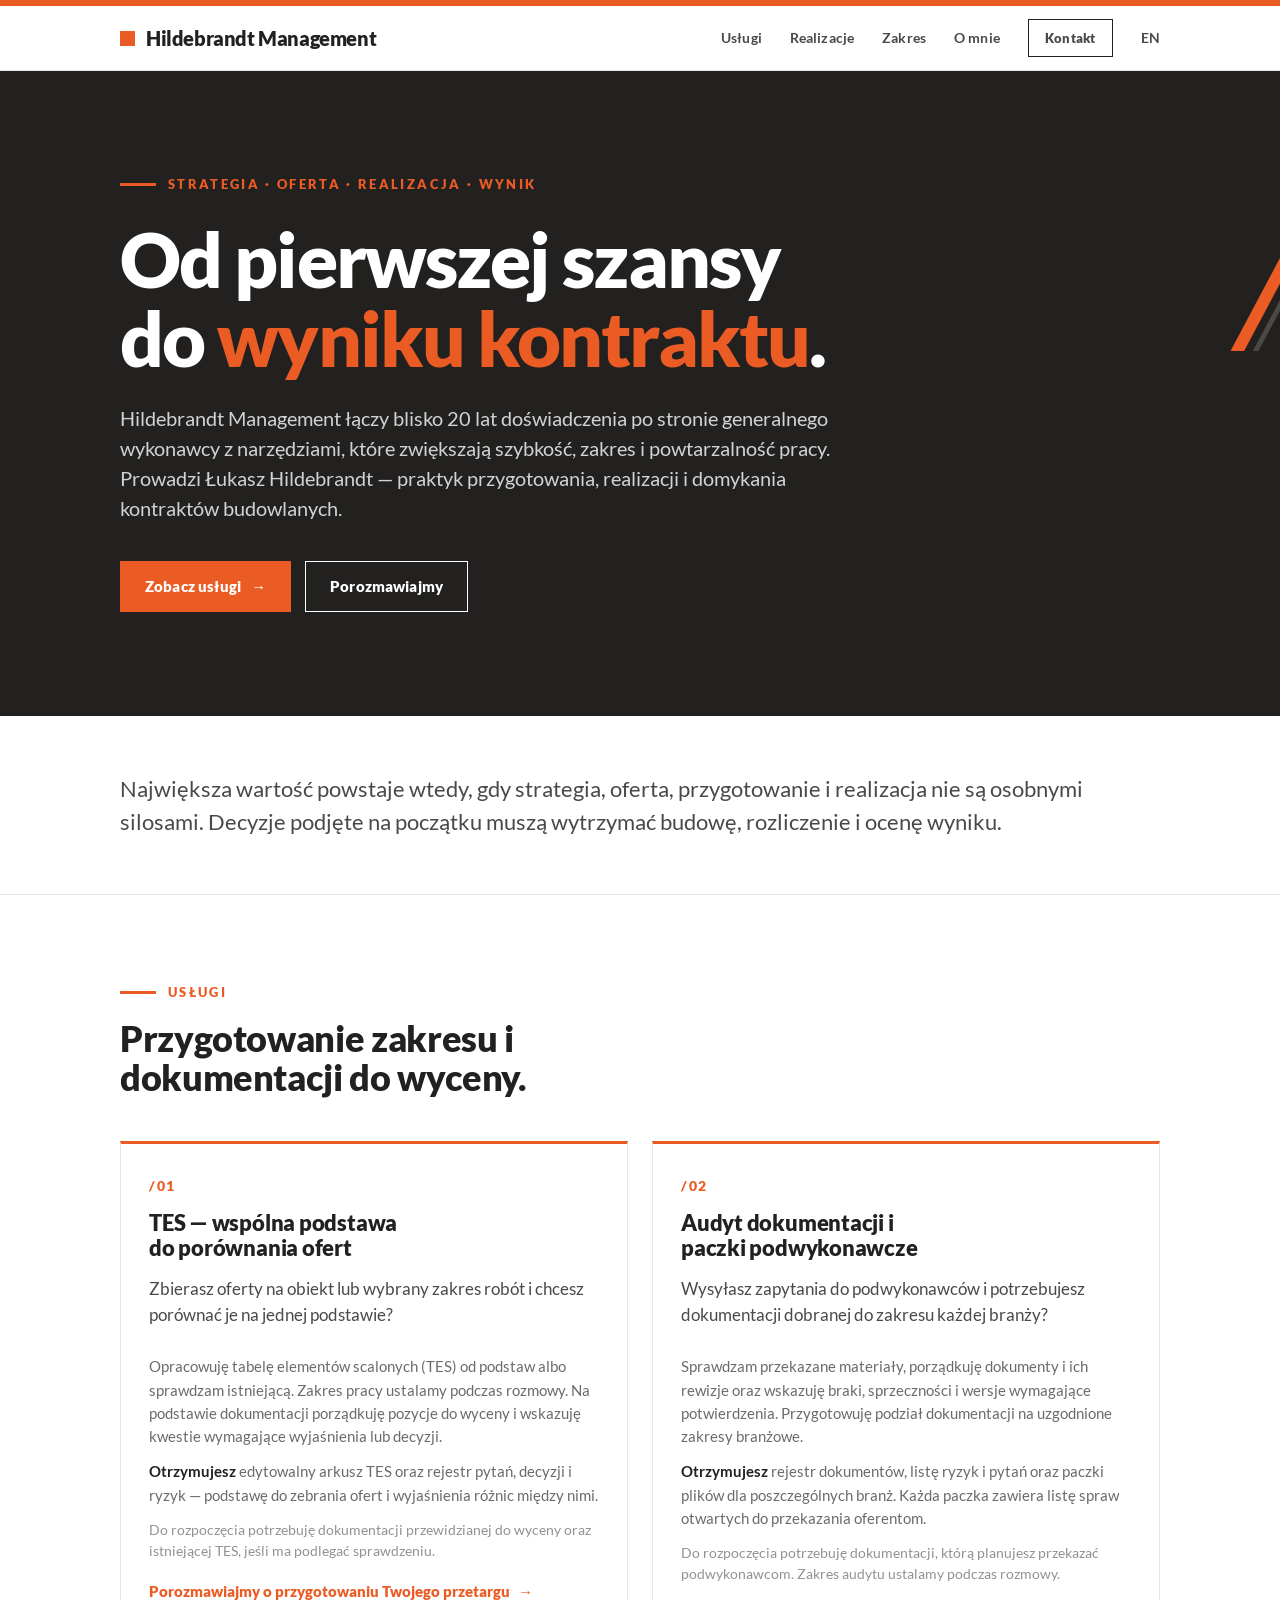
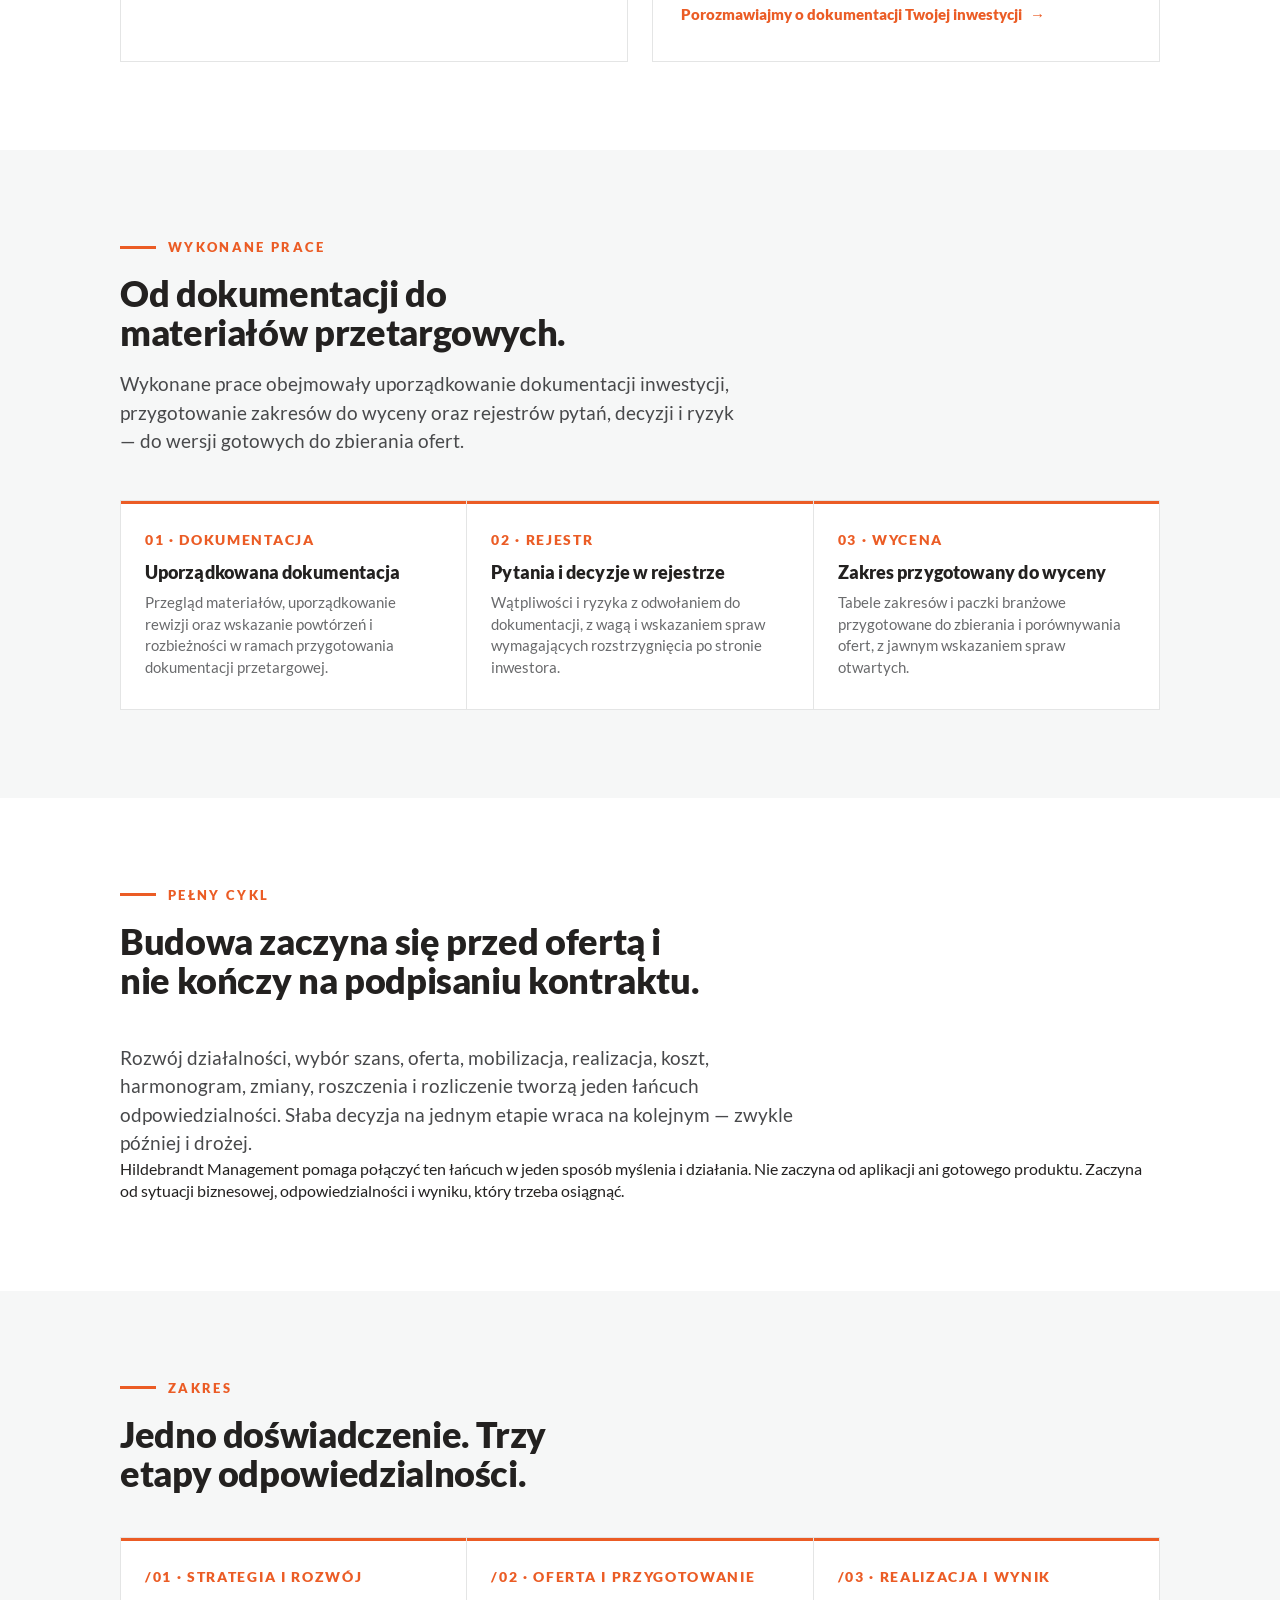
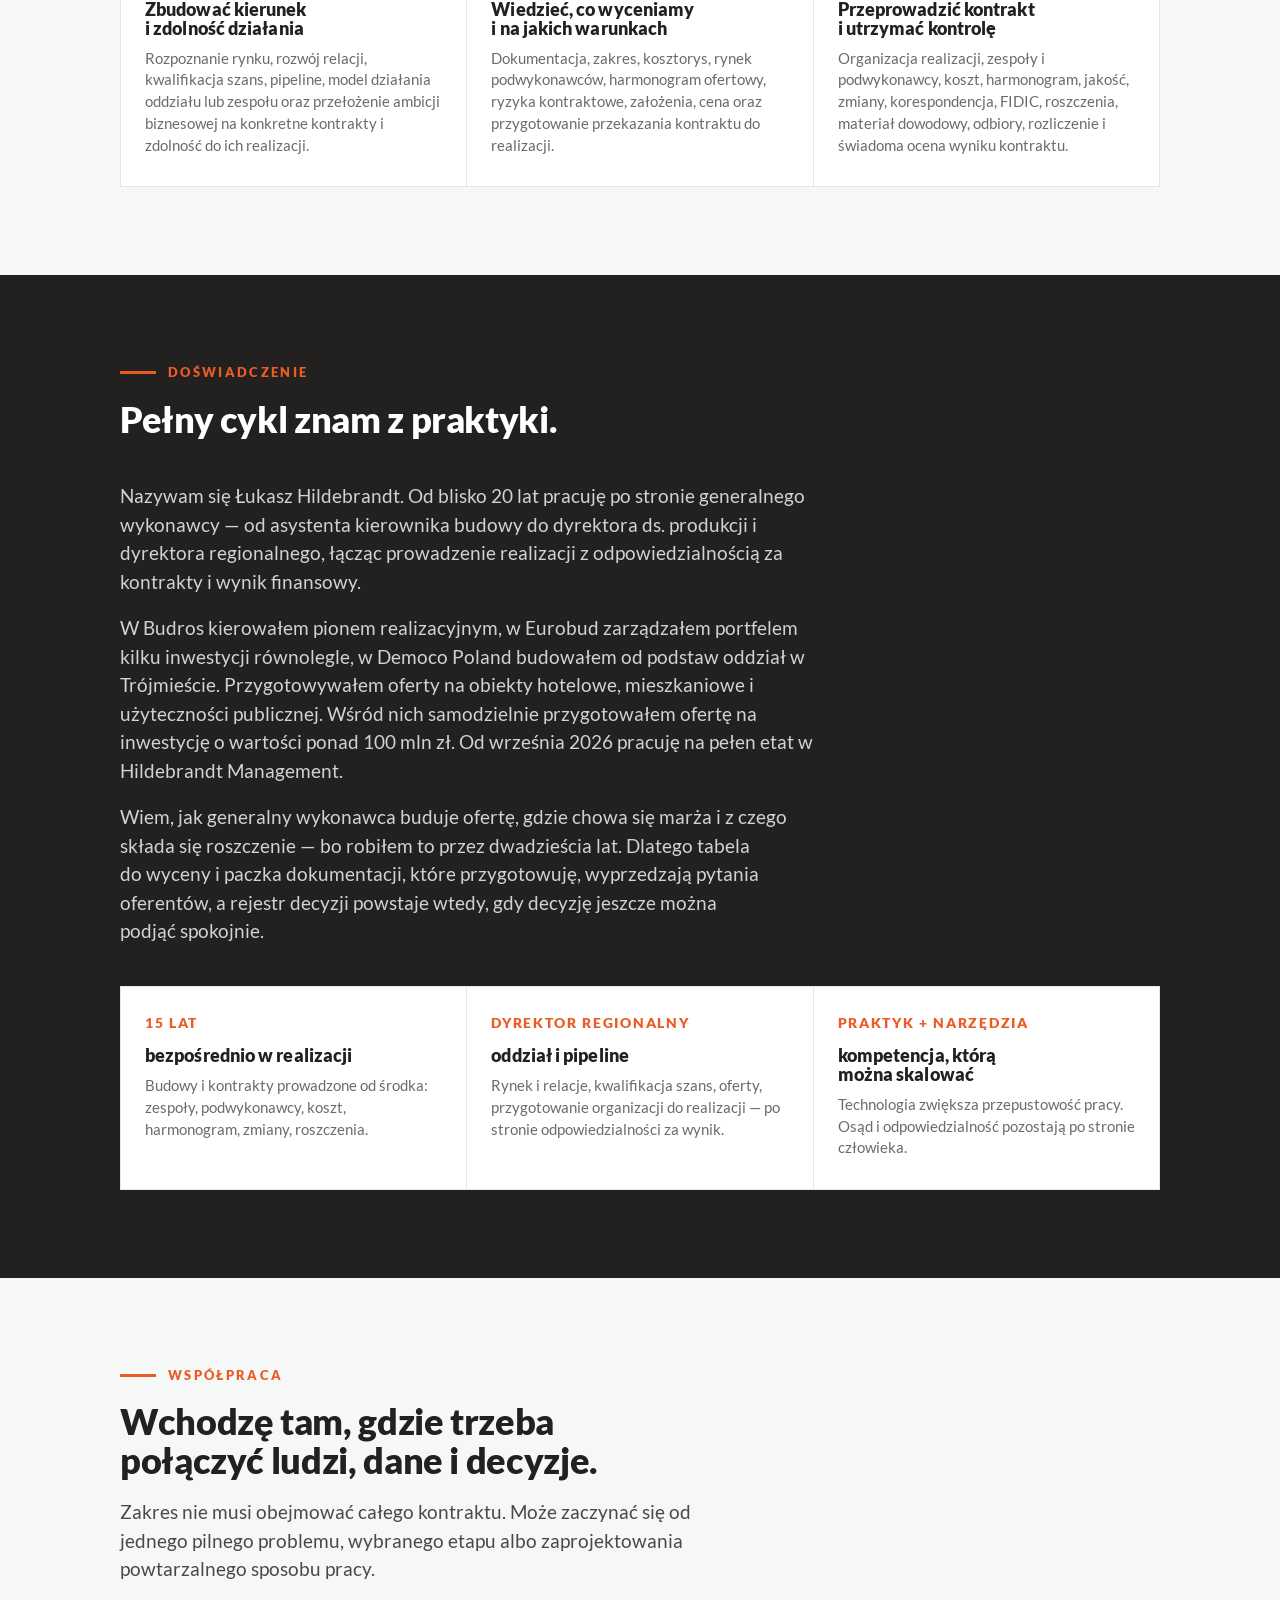
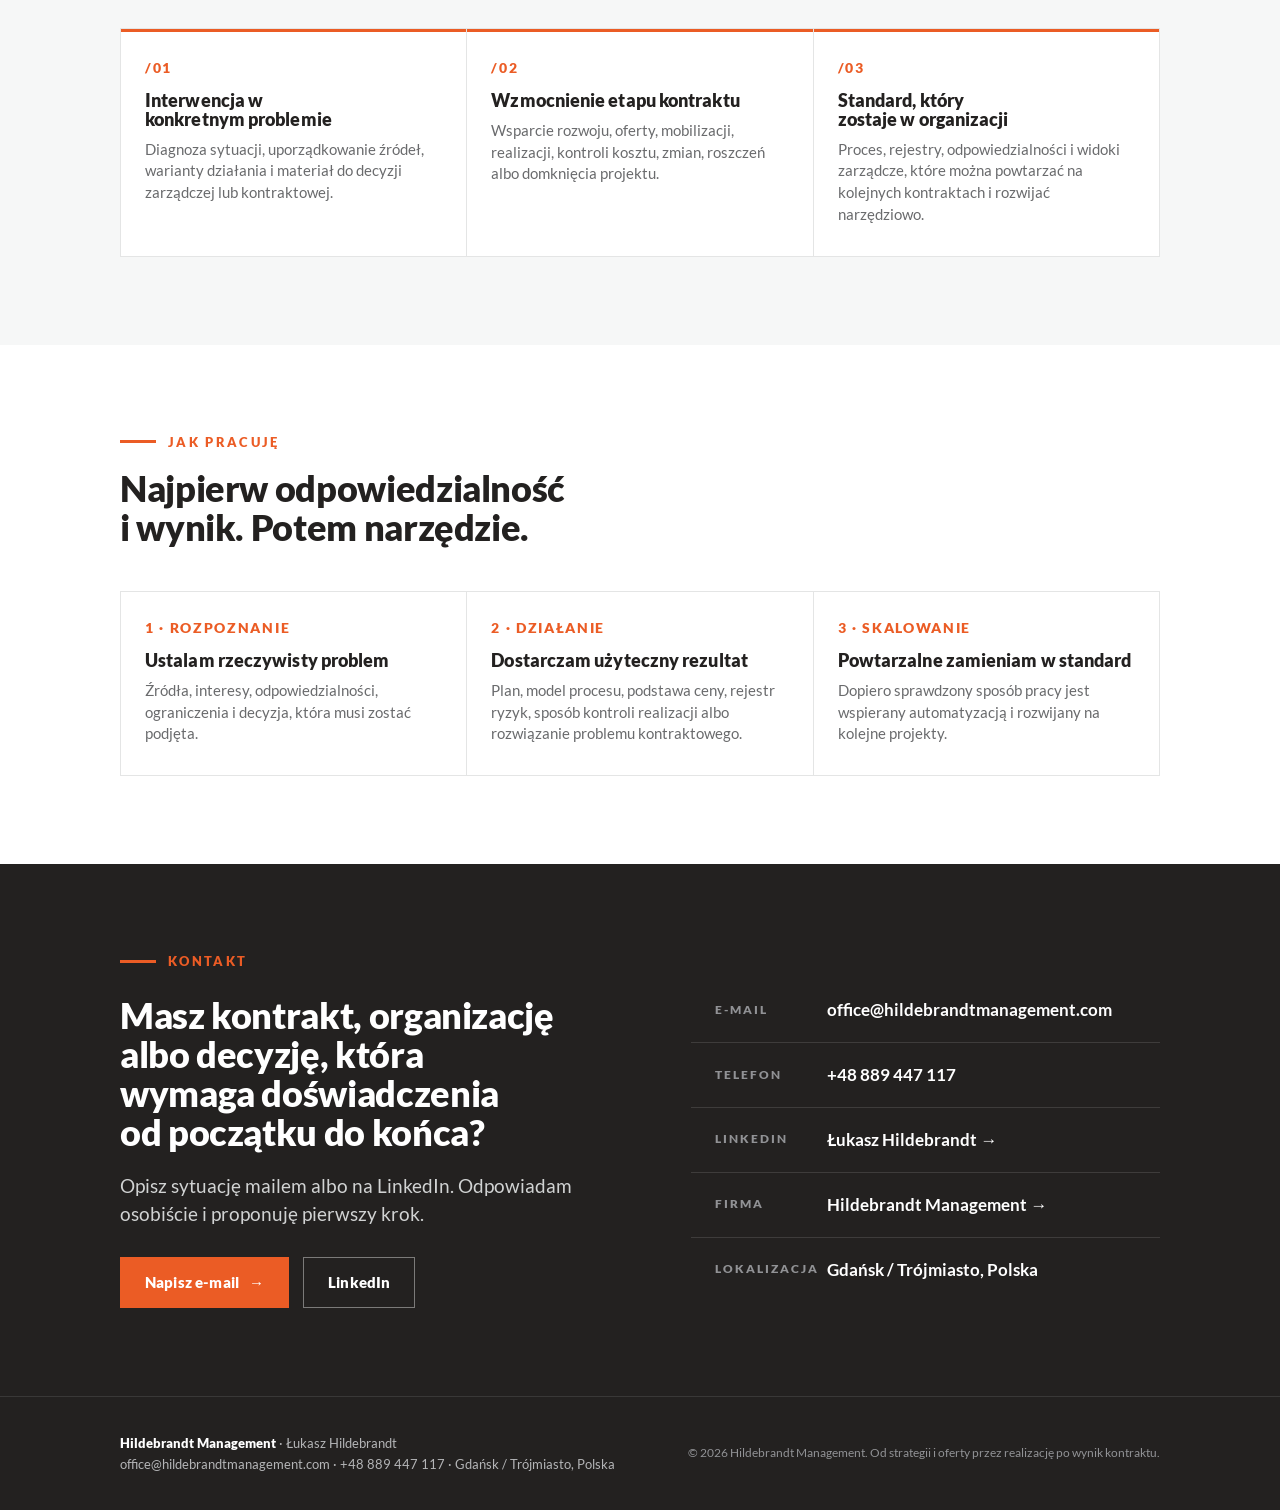
<file: index.html>
<!DOCTYPE html>
<html lang="pl">
<head>
  <meta charset="utf-8">
  <meta name="viewport" content="width=device-width, initial-scale=1">
  <title>Hildebrandt Management — od strategii i oferty przez realizację po wynik kontraktu</title>
  <meta name="description" content="Hildebrandt Management łączy blisko 20 lat praktyki po stronie generalnego wykonawcy z narzędziami, które zwiększają szybkość i powtarzalność pracy. Od strategii i oferty przez realizację po wynik kontraktu.">
  <meta name="author" content="Łukasz Hildebrandt">
  <link rel="canonical" href="https://hildebrandtmanagement.com/">
  <link rel="alternate" hreflang="pl" href="https://hildebrandtmanagement.com/">
  <link rel="alternate" hreflang="en" href="https://hildebrandtmanagement.com/english/">
  <link rel="alternate" hreflang="x-default" href="https://hildebrandtmanagement.com/">
  <meta property="og:type" content="website">
  <meta property="og:locale" content="pl_PL">
  <meta property="og:site_name" content="Hildebrandt Management">
  <meta property="og:title" content="Hildebrandt Management — od strategii i oferty przez realizację po wynik kontraktu">
  <meta property="og:description" content="Doświadczenie praktyka. Skala narzędzi. Przygotowanie, realizacja i wynik kontraktów budowlanych.">
  <meta property="og:url" content="https://hildebrandtmanagement.com/">
  <meta property="og:image" content="https://hildebrandtmanagement.com/og-image-pl.png">
  <meta property="og:image:width" content="1200">
  <meta property="og:image:height" content="630">
  <meta property="og:image:alt" content="Hildebrandt Management — od strategii i oferty przez realizację po wynik kontraktu">
  <meta name="twitter:card" content="summary_large_image">
  <meta name="twitter:site" content="@Hildebrandt_LH">
  <meta name="twitter:image" content="https://hildebrandtmanagement.com/og-image-pl.png">
  <link rel="icon" href="data:image/svg+xml,%3Csvg xmlns='http://www.w3.org/2000/svg' viewBox='0 0 32 32'%3E%3Crect width='32' height='32' fill='%23eb5c25'/%3E%3C/svg%3E">

  <style>
/* ===== HMDesign tokens (inlined) ===== */
/* Lato self-hosted (SIL OFL 1.1), inlined */
@font-face{font-family:'Lato';font-style:normal;font-weight:400;font-display:swap;src:url([data-uri]) format('woff2');unicode-range:U+0100-02BA,U+02BD-02C5,U+02C7-02CC,U+02CE-02D7,U+02DD-02FF,U+0304,U+0308,U+0329,U+1D00-1DBF,U+1E00-1E9F,U+1EF2-1EFF,U+2020,U+20A0-20AB,U+20AD-20C0,U+2113,U+2C60-2C7F,U+A720-A7FF}
@font-face{font-family:'Lato';font-style:normal;font-weight:400;font-display:swap;src:url([data-uri]) format('woff2');unicode-range:U+0000-00FF,U+0131,U+0152-0153,U+02BB-02BC,U+02C6,U+02DA,U+02DC,U+0304,U+0308,U+0329,U+2000-206F,U+20AC,U+2122,U+2191,U+2193,U+2212,U+2215,U+FEFF,U+FFFD}
@font-face{font-family:'Lato';font-style:normal;font-weight:700;font-display:swap;src:url([data-uri]) format('woff2');unicode-range:U+0100-02BA,U+02BD-02C5,U+02C7-02CC,U+02CE-02D7,U+02DD-02FF,U+0304,U+0308,U+0329,U+1D00-1DBF,U+1E00-1E9F,U+1EF2-1EFF,U+2020,U+20A0-20AB,U+20AD-20C0,U+2113,U+2C60-2C7F,U+A720-A7FF}
@font-face{font-family:'Lato';font-style:normal;font-weight:700;font-display:swap;src:url([data-uri]) format('woff2');unicode-range:U+0000-00FF,U+0131,U+0152-0153,U+02BB-02BC,U+02C6,U+02DA,U+02DC,U+0304,U+0308,U+0329,U+2000-206F,U+20AC,U+2122,U+2191,U+2193,U+2212,U+2215,U+FEFF,U+FFFD}
@font-face{font-family:'Lato';font-style:normal;font-weight:900;font-display:swap;src:url([data-uri]) format('woff2');unicode-range:U+0100-02BA,U+02BD-02C5,U+02C7-02CC,U+02CE-02D7,U+02DD-02FF,U+0304,U+0308,U+0329,U+1D00-1DBF,U+1E00-1E9F,U+1EF2-1EFF,U+2020,U+20A0-20AB,U+20AD-20C0,U+2113,U+2C60-2C7F,U+A720-A7FF}
@font-face{font-family:'Lato';font-style:normal;font-weight:900;font-display:swap;src:url([data-uri]) format('woff2');unicode-range:U+0000-00FF,U+0131,U+0152-0153,U+02BB-02BC,U+02C6,U+02DA,U+02DC,U+0304,U+0308,U+0329,U+2000-206F,U+20AC,U+2122,U+2191,U+2193,U+2212,U+2215,U+FEFF,U+FFFD}

/* HMDesign — kolory. Wartości 1:1 z pliku wzorcowego HMDesign v1.0.
   Zasada: pomarańcz + czerń + biel; szarości pomocnicze; zieleń TYLKO
   dla wątku „sustainability". Max ~3 kolory na kompozycję. Bez ciepłych beżów. */
:root{
  /* ---- Marka (base) ---- */
  --hm-orange:      #eb5c25;   /* akcent podstawowy */
  --hm-orange-deep: #c9481a;   /* hover / press */
  --hm-black:       #232120;   /* atrament / logotyp */
  --hm-white:       #ffffff;

  /* ---- Szarości pomocnicze (base) ---- */
  --hm-grey-700: #48494b;      /* tekst prowadzący / listy */
  --hm-grey-600: #6a6b6d;      /* miękki atrament (opisy) */
  --hm-grey-500: #919295;      /* tekst wyciszony / stopki */
  --hm-grey-400: #b4b5b7;      /* np. „/ 04" w numerze strony */
  --hm-grey-300: #d1d3d3;      /* linia mastheadu, jasny tekst na czerni */
  --hm-grey-200: #e4e5e5;      /* włoskowate linie (hairline) */
  --hm-grey-100: #f6f7f7;      /* tło kart szarych / nagłówki tabel */

  /* ---- Powierzchnie akcentu (base) ---- */
  --hm-peach: #fdefe9;         /* tło callout jasnego */

  /* ---- Sustainability — WYŁĄCZNIE ten wątek (base) ---- */
  --hm-green-deep: #034745;
  --hm-green:      #12a537;

  /* ---- Akcent dokumentu — podmieniany per dokument ----
     dozwolone: var(--hm-orange) / var(--hm-black) / var(--hm-green-deep) */
  --hm-accent: var(--hm-orange);

  /* ============ Aliasy semantyczne ============ */
  /* Tekst */
  --hm-text:        var(--hm-black);      /* nagłówki, wyróżnienia */
  --hm-text-lead:   var(--hm-grey-700);   /* akapit prowadzący (lead) */
  --hm-text-soft:   var(--hm-grey-600);   /* body / opisy kart */
  --hm-text-muted:  var(--hm-grey-500);   /* stopki, podpisy */
  --hm-text-faint:  var(--hm-grey-400);   /* „/ 04", separatory numerów */
  --hm-text-invert: var(--hm-white);      /* tekst na czerni */
  --hm-text-invert-soft: var(--hm-grey-300); /* jasny tekst na czerni */

  /* Powierzchnie */
  --hm-surface:         var(--hm-white);
  --hm-surface-grey:    var(--hm-grey-100);
  --hm-surface-dark:    var(--hm-black);
  --hm-surface-callout: var(--hm-peach);

  /* Linie */
  --hm-hairline: var(--hm-grey-200);   /* włoskowate linie, ramki kart */
  --hm-rule:     var(--hm-grey-300);   /* linia mastheadu */

  /* Stany interakcji (dla użycia ekranowego) */
  --hm-accent-hover: var(--hm-orange-deep);
  --hm-selection-bg: var(--hm-orange);
  --hm-selection-fg: var(--hm-white);
}

/* HMDesign — typografia. Wyłącznie Lato (self-hosted).
   Nagłówki 900, ciasny tracking, wielkość zdaniowa.
   Eyebrow = UPPERCASE, tracking .16–.18em, pomarańcz.
   System ma dwie skale rozmiarów: dokument A4 (pt) i deck 16:9 (px).
   Rozmiary trzymamy przy blokach; tu żyje rodzina, grubości, tracking, interlinia. */
:root{
  /* Rodzina */
  --hm-font: 'Lato', Arial, Helvetica, sans-serif;

  /* Grubości (Lato): light / regular / bold / heavy / black */
  --hm-fw-light:   300; /* @kind font */
  --hm-fw-regular: 400; /* @kind font */
  --hm-fw-bold:    700; /* @kind font */
  --hm-fw-heavy:   800; /* @kind font */
  --hm-fw-black:   900; /* @kind font */

  /* Tracking (letter-spacing) */
  --hm-tracking-h1:      -.025em; /* @kind font */
  --hm-tracking-h2:      -.01em;  /* @kind font */
  --hm-tracking-tight:   -.03em;  /* @kind font */
  --hm-tracking-snug:    -.01em;  /* @kind font */
  --hm-tracking-eyebrow:  .18em;  /* @kind font */
  --hm-tracking-label:    .16em;  /* @kind font */
  --hm-tracking-caps:     .1em;   /* @kind font */

  /* Interlinia */
  --hm-leading-h1:    1.03; /* @kind font */
  --hm-leading-h2:    1.08; /* @kind font */
  --hm-leading-lead:  1.44; /* @kind font */
  --hm-leading-body:  1.4;  /* @kind font */
  --hm-leading-tight: 1.2;  /* @kind font */

  /* Skala dokumentu A4 (pt) — referencyjnie */
  --hm-doc-h1:      25pt;   /* @kind font */
  --hm-doc-h2:      16pt;   /* @kind font */
  --hm-doc-lead:    11.4pt; /* @kind font */
  --hm-doc-body:    8.8pt;  /* @kind font */
  --hm-doc-small:   7.7pt;  /* @kind font */
  --hm-doc-eyebrow: 7.7pt;  /* @kind font */

  /* Skala deck 16:9 (px @1920) — referencyjnie */
  --hm-deck-h1:      82px; /* @kind font */
  --hm-deck-h2:      44px; /* @kind font */
  --hm-deck-lead:    23px; /* @kind font */
  --hm-deck-body:    18px; /* @kind font */
  --hm-deck-eyebrow: 14px; /* @kind font */
}

/* HMDesign — przestrzeń, geometria i detale konstrukcyjne.
   System jest print-first (A4, mm); deck 16:9 skaluje te same relacje w px. */
:root{
  /* Geometria strony A4 */
  --hm-page-w:            210mm; /* @kind spacing */
  --hm-page-h:            297mm; /* @kind spacing */
  --hm-page-w-landscape:  297mm; /* @kind spacing */
  --hm-page-h-landscape:  210mm; /* @kind spacing */

  /* Marginesy kolumny treści (top / x / bottom) — wartości wzorcowe */
  --hm-margin-top:    10mm; /* @kind spacing */
  --hm-margin-x:      13mm; /* @kind spacing */
  --hm-margin-bottom: 11mm; /* @kind spacing */

  /* Detale marki */
  --hm-bar:            2.5mm; /* @kind spacing */
  --hm-bar-deck:       10px;  /* @kind spacing */
  --hm-diagonal-angle: 62deg; /* @kind other */
  --hm-gap:            2.6mm; /* @kind spacing */
  --hm-radius:         0;     /* @kind radius */

  /* Sygnet / kwadracik przy marce */
  --hm-brand-square: 3mm;  /* @kind spacing */
  --hm-square-deck:  13px; /* @kind spacing */

  /* Cień strony (tylko widok ekranowy; druk = brak) */
  --hm-page-shadow:  0 12px 28px rgba(35, 33, 32, .14); /* @kind shadow */
  --hm-slide-shadow: 0 14px 40px rgba(0, 0, 0, .45);    /* @kind shadow */

  /* Skala odstępów (px, do użycia ekranowego / komponentów) */
  --hm-space-1: 4px;  /* @kind spacing */
  --hm-space-2: 8px;  /* @kind spacing */
  --hm-space-3: 12px; /* @kind spacing */
  --hm-space-4: 16px; /* @kind spacing */
  --hm-space-5: 22px; /* @kind spacing */
  --hm-space-6: 32px; /* @kind spacing */
}

  </style>

  <style>
    *{margin:0;padding:0;box-sizing:border-box}
    html{scroll-behavior:smooth}
    body{
      font-family:var(--hm-font);
      color:var(--hm-black);
      background:var(--hm-white);
      -webkit-font-smoothing:antialiased;
      line-height:1.4;
    }
    ::selection{background:var(--hm-orange);color:var(--hm-white)}
    a{color:inherit;text-decoration:none;transition:color .15s ease}
    a:hover{color:var(--hm-accent)}
    img{max-width:100%;display:block}
    section{scroll-margin-top:72px}

    /* ---- layout ---- */
    .wrap{max-width:1120px;margin:0 auto;padding:0 40px}
    .section{padding:88px 0}
    .section--grey{background:var(--hm-grey-100)}
    .section--dark{background:var(--hm-black);color:var(--hm-white)}

    /* ---- brand mark ---- */
    .sq{display:inline-block;width:.66em;height:.66em;background:var(--hm-accent);flex:0 0 auto}
    .wordmark{display:inline-flex;align-items:center;gap:11px;font-weight:900;font-size:20px;letter-spacing:-.02em;line-height:1;white-space:nowrap}
    .wordmark .wsq{width:15px;height:15px;background:var(--hm-orange)}
    .wordmark--rev{color:var(--hm-white)}

    /* ---- eyebrow ---- */
    .eyebrow{display:flex;align-items:center;gap:12px;font-size:13px;font-weight:800;letter-spacing:.18em;text-transform:uppercase;color:var(--hm-accent)}
    .eyebrow::before{content:"";width:36px;height:3px;background:var(--hm-accent);flex:0 0 auto}
    .eyebrow--ondark{color:var(--hm-orange)}

    /* ---- headings / text ---- */
    h1,h2,h3{font-weight:900;letter-spacing:-.025em;line-height:1.04;text-wrap:balance}
    .h2{font-size:36px;letter-spacing:-.01em;line-height:1.08;text-wrap:balance}
    .lead{font-size:19px;line-height:1.5;color:var(--hm-grey-700);max-width:64ch;text-wrap:pretty}
    .section--dark .lead{color:var(--hm-grey-300)}
    .body{font-size:16px;line-height:1.55;color:var(--hm-grey-700);max-width:66ch;text-wrap:pretty}
    .body + .body{margin-top:16px}
    .body strong{color:var(--hm-black);font-weight:700}
    .kicker{font-size:13px;font-weight:800;letter-spacing:.16em;text-transform:uppercase;color:var(--hm-grey-500)}

    /* ---- header ---- */
    .topbar{height:6px;background:var(--hm-accent)}
    .siteheader{position:sticky;top:0;z-index:50;background:rgba(255,255,255,.94);backdrop-filter:blur(6px);border-bottom:1px solid var(--hm-hairline)}
    .siteheader .topbar{position:static}
    .nav{display:flex;align-items:center;justify-content:space-between;height:64px}
    .nav__links{display:flex;align-items:center;gap:28px;font-size:14px;font-weight:700;letter-spacing:.01em}
    .nav__links a{color:var(--hm-grey-700)}
    .nav__cta{border:1px solid var(--hm-black);padding:9px 16px;font-weight:800;font-size:13px;letter-spacing:.02em;color:var(--hm-black)}
    .nav__cta:hover{background:var(--hm-accent);border-color:var(--hm-accent);color:var(--hm-white)}
    .nav__toggle{display:none}

    /* ---- buttons ---- */
    .btn{display:inline-flex;align-items:center;gap:10px;font-weight:800;font-size:15px;letter-spacing:.01em;padding:14px 24px;border:1px solid transparent}
    .btn--primary{background:var(--hm-accent);color:var(--hm-white)}
    .btn--primary:hover{background:var(--hm-orange-deep);color:var(--hm-white)}
    .btn--ghost{border-color:currentColor}
    .btn--ghost-dark{border-color:rgba(255,255,255,.4);color:var(--hm-white)}
    .btn--ghost-dark:hover{border-color:var(--hm-orange);color:var(--hm-orange)}
    .btn .arw{color:currentColor;font-weight:900}

    /* ---- hero ---- */
    .hero{position:relative;background:var(--hm-black);color:var(--hm-white);overflow:hidden}
    .hero .wrap{padding-top:104px;padding-bottom:104px;position:relative;z-index:2}
    .hero h1{font-size:clamp(38px,6vw,76px);color:var(--hm-white)}
    .hero h1 .accent{color:var(--hm-orange)}
    .hero__sub{margin-top:26px;font-size:20px;line-height:1.5;color:var(--hm-grey-300);max-width:60ch;text-wrap:pretty}
    .hero__actions{margin-top:38px;display:flex;flex-wrap:wrap;gap:14px}
    .hero__diag{position:absolute;top:0;right:0;width:280px;height:280px;overflow:hidden;pointer-events:none;z-index:1}
    .hero__diag::before,.hero__diag::after{content:"";position:absolute;transform:rotate(-62deg);transform-origin:right}
    .hero__diag::before{width:400px;height:12px;background:var(--hm-orange);top:32px;right:-86px}
    .hero__diag::after{width:400px;height:5px;background:rgba(255,255,255,.18);top:70px;right:-86px}

    /* ---- intro strip ---- */
    .intro{border-bottom:1px solid var(--hm-hairline)}
    .intro .wrap{padding-top:56px;padding-bottom:56px}
    .intro p{font-size:22px;line-height:1.5;font-weight:400;color:var(--hm-grey-700);max-width:80ch;text-wrap:pretty}

    /* ---- section head ---- */
    .shead{display:flex;flex-direction:column;gap:18px;margin-bottom:44px;max-width:70ch}
    .snum{font-size:14px;font-weight:800;letter-spacing:.16em;color:var(--hm-grey-400)}

    /* ---- grids / cards ---- */
    .grid{display:grid;gap:1px;background:var(--hm-hairline);border:1px solid var(--hm-hairline)}
    .grid-2{grid-template-columns:repeat(2,minmax(0,1fr))}
    .grid-3{grid-template-columns:repeat(3,1fr)}
    .grid-5{grid-template-columns:repeat(5,1fr)}
    .card{background:var(--hm-white);padding:26px 24px 30px}
    .card__num{font-size:14px;font-weight:800;letter-spacing:.12em;color:var(--hm-accent);margin-bottom:14px}
    .card__title{font-size:18px;font-weight:800;letter-spacing:.005em;margin-bottom:10px;color:var(--hm-black);text-wrap:balance}
    .card__text{font-size:14.5px;line-height:1.5;color:var(--hm-grey-600)}
    .card--bar{border-top:3px solid var(--hm-accent)}

    /* offer cards */
    .offer{display:grid;grid-template-columns:repeat(3,1fr);gap:20px}
    .offer .ocard{border:1px solid var(--hm-hairline);border-top:3px solid var(--hm-accent);padding:28px 26px 32px;background:var(--hm-white);display:flex;flex-direction:column}
    .ocard__k{font-size:14px;font-weight:800;letter-spacing:.12em;color:var(--hm-accent);margin-bottom:12px}
    .ocard__t{font-size:20px;font-weight:900;letter-spacing:-.01em;margin-bottom:12px}
    .ocard__d{font-size:15px;line-height:1.55;color:var(--hm-grey-600)}

    /* principles */
    .princ{display:grid;grid-template-columns:repeat(3,1fr);gap:1px;background:var(--hm-hairline);border:1px solid var(--hm-hairline);margin-top:40px}
    .pcell{background:var(--hm-white);padding:28px 26px}
    .pcell__k{font-size:13px;font-weight:800;letter-spacing:.16em;color:var(--hm-accent);margin-bottom:12px}
    .pcell__t{font-size:16px;line-height:1.5;color:var(--hm-grey-700)}

    /* callout */
    .callout{background:var(--hm-peach);border-left:6px solid var(--hm-accent);padding:22px 26px;font-weight:700;font-size:19px;line-height:1.4;color:var(--hm-black);max-width:74ch;margin-top:36px}

    /* about */
    .about{display:grid;grid-template-columns:1fr 1.25fr;gap:56px;align-items:start}
    .about__mark{border:1px solid var(--hm-hairline);border-top:3px solid var(--hm-accent);padding:34px 30px;background:var(--hm-white)}
    .about__mark .big{display:flex;align-items:center;gap:14px;font-weight:900;font-size:26px;letter-spacing:-.02em}
    .about__mark .big .wsq{width:22px;height:22px;background:var(--hm-orange);flex:0 0 auto}
    .about__mark .role{margin-top:18px;font-size:14px;line-height:1.5;color:var(--hm-grey-600)}
    .about__mark .tags{margin-top:20px;display:flex;flex-wrap:wrap;gap:8px}
    .tag{border:1px solid var(--hm-accent);color:var(--hm-accent);font-size:12px;font-weight:800;letter-spacing:.06em;padding:5px 10px;text-transform:uppercase}

    /* contact */
    .contact__grid{display:grid;grid-template-columns:1.1fr 1fr;gap:56px;align-items:start;margin-top:8px}
    .contact h2{color:var(--hm-white);font-size:36px;letter-spacing:-.01em;line-height:1.08}
    .contact .lead{margin-top:20px}
    .cbox{border:1px solid rgba(255,255,255,.16);padding:0}
    .crow{display:flex;align-items:center;gap:16px;padding:20px 24px;border-bottom:1px solid rgba(255,255,255,.12)}
    .crow:last-child{border-bottom:none}
    .crow__k{font-size:12px;font-weight:800;letter-spacing:.16em;text-transform:uppercase;color:var(--hm-grey-500);width:96px;flex:0 0 auto}
    .crow__v{font-size:17px;font-weight:700;color:var(--hm-white);min-width:0;overflow-wrap:anywhere}
    .crow__v a:hover{color:var(--hm-orange)}
    .contact__actions{margin-top:28px;display:flex;flex-wrap:wrap;gap:14px}

    /* footer */
    .footer{background:var(--hm-black);color:var(--hm-grey-400);border-top:1px solid rgba(255,255,255,.1)}
    .footer .wrap{padding-top:36px;padding-bottom:36px;display:flex;flex-wrap:wrap;gap:20px 40px;align-items:center;justify-content:space-between}
    .footer .fmeta{font-size:13px;line-height:1.6;color:var(--hm-grey-400)}
    .footer .fmeta b{color:var(--hm-white);font-weight:800}
    .footer a:hover{color:var(--hm-orange)}
    .footer .fcopy{font-size:12px;color:var(--hm-grey-500)}


    /* ---- karta uslugi (komponent osobny) ---- */
    .svc{display:grid;grid-template-columns:repeat(2,minmax(0,1fr));gap:24px}
    .scard{background:var(--hm-white);border:1px solid var(--hm-hairline);border-top:3px solid var(--hm-accent);padding:32px 28px 36px;display:flex;flex-direction:column}
    .scard__num{font-size:14px;font-weight:800;letter-spacing:.12em;color:var(--hm-accent);margin-bottom:14px}
    .scard__title{font-size:22px;font-weight:900;letter-spacing:-.01em;line-height:1.15;color:var(--hm-black);margin-bottom:16px;text-wrap:balance}
    .scard .scard__q{font-size:17px;line-height:1.5;color:var(--hm-grey-700);margin-bottom:16px}
    .scard p{font-size:15px;line-height:1.55;color:var(--hm-grey-600)}
    .scard p + p{margin-top:12px}
    .scard p strong{color:var(--hm-black);font-weight:700}
    .scard .scard__need{font-size:14px;line-height:1.5;color:var(--hm-grey-500);margin-top:12px}
    .scard__cta{margin-top:20px;font-size:15px;font-weight:800;color:var(--hm-accent);display:inline-flex;align-items:center;gap:8px}
    .scard__cta:hover{color:var(--hm-orange-deep)}

    /* ---- dowod (liczby) ---- */
    .proof__num{font-size:34px;font-weight:900;letter-spacing:-.02em;color:var(--hm-accent);line-height:1;margin-bottom:12px}

    /* ---- menu mobilne bez JS ---- */
    .nav__check{position:absolute;opacity:0;width:1px;height:1px;overflow:hidden;pointer-events:none}
    .nav__toggle{display:none;align-items:center;gap:10px;border:1px solid var(--hm-black);
      padding:9px 14px;font-size:13px;font-weight:800;letter-spacing:.02em;color:var(--hm-black);cursor:pointer;user-select:none}
    .nav__check:focus-visible + .nav__toggle,.nav__links a:focus-visible{outline:3px solid var(--hm-accent);outline-offset:2px}
    .nav__bars{width:16px;height:2px;background:currentColor;position:relative;display:block}
    .nav__bars::before,.nav__bars::after{content:"";position:absolute;left:0;width:16px;height:2px;background:currentColor}
    .nav__bars::before{top:-5px}.nav__bars::after{top:5px}

    @media (max-width:900px){
      .wrap{padding:0 24px}
      .section{padding:64px 0}
      .grid-5{grid-template-columns:repeat(2,1fr)}
      .grid-2,.grid-3,.offer,.princ,.about,.contact__grid,.svc{grid-template-columns:1fr}
      .nav{position:relative;flex-wrap:wrap;height:auto;min-height:64px}
  .crow{flex-direction:column;align-items:flex-start;gap:6px;padding:16px 0}
  .crow__k{width:auto}
  .crow__v{min-width:0;overflow-wrap:anywhere;font-size:16px}
      .nav__toggle{display:inline-flex}
      .nav__links{display:none;width:100%;flex-direction:column;align-items:stretch;gap:0;
        border-top:1px solid var(--hm-hairline);padding:8px 0 16px}
      .nav__check:checked ~ .nav__links{display:flex}
      .nav__links a{padding:13px 2px;border-bottom:1px solid var(--hm-hairline);font-size:16px}
      .nav__links a:last-child{border-bottom:none}
      .nav__cta{text-align:center;margin-top:10px;padding:13px 16px}
      .about{gap:32px}
    }
    @media (max-width:560px){
      .grid-5{grid-template-columns:1fr}
      .hero__diag{width:180px;height:180px}
    }
  </style>
</head>
<body id="top">

  <header class="siteheader">
    <div class="topbar"></div>
    <div class="wrap">
      <nav class="nav" aria-label="Główna nawigacja">
        <a href="#top" class="wordmark" aria-label="Hildebrandt Management — strona główna">
          <span class="wsq" aria-hidden="true"></span><span translate="no" class="notranslate">Hildebrandt Management</span>
        </a>
        <input type="checkbox" class="nav__check" id="navCheck" aria-controls="navLinks" aria-label="Rozwiń menu">
        <label class="nav__toggle" for="navCheck"><span class="nav__bars" aria-hidden="true"></span><span>Menu</span></label>
        <div class="nav__links" id="navLinks">
          <a href="#uslugi">Usługi</a>
          <a href="#dowod">Realizacje</a>
          <a href="#obszary">Zakres</a>
          <a href="#o-mnie">O mnie</a>
          <a href="#kontakt" class="nav__cta">Kontakt</a>
          <a href="/english/">EN</a>
        </div>
      </nav>
    </div>
  </header>

  
  <main id="main">
    <section class="hero" aria-labelledby="hero-title">
      <div class="hero__diag" aria-hidden="true"></div>
      <div class="wrap">
        <p class="eyebrow eyebrow--ondark">STRATEGIA · OFERTA · REALIZACJA · WYNIK</p>
        <h1 id="hero-title" style="margin-top:26px">Od pierwszej szansy do <span class="accent">wyniku kontraktu</span>.</h1>
        <p class="hero__sub"><span translate="no" class="notranslate">Hildebrandt Management</span> łączy blisko 20 lat doświadczenia po stronie generalnego wykonawcy z narzędziami, które zwiększają szybkość, zakres i powtarzalność pracy. Prowadzi Łukasz Hildebrandt — praktyk przygotowania, realizacji i domykania kontraktów budowlanych.</p>
        <div class="hero__actions">
          <a class="btn btn--primary" href="#uslugi">Zobacz usługi <span class="arw" aria-hidden="true">→</span></a>
          <a class="btn btn--ghost" href="#kontakt">Porozmawiajmy</a>
        </div>
      </div>
    </section>

    <section class="intro">
      <div class="wrap">
        <p>Największa wartość powstaje wtedy, gdy strategia, oferta, przygotowanie i realizacja nie są osobnymi silosami. Decyzje podjęte na początku muszą wytrzymać budowę, rozliczenie i ocenę wyniku.</p>
      </div>
    </section>

    <section class="section" id="uslugi" aria-labelledby="uslugi-title">
      <div class="wrap">
        <div class="shead">
          <p class="eyebrow">USŁUGI</p>
          <h2 class="h2" id="uslugi-title">Przygotowanie zakresu i dokumentacji do wyceny.</h2>
        </div>
        <div class="svc">
          <article class="scard" id="tes">
            <div class="scard__num">/01</div>
            <h3 class="scard__title">TES — wspólna podstawa do porównania ofert</h3>
            <p class="scard__q">Zbierasz oferty na obiekt lub wybrany zakres robót i chcesz porównać je na jednej podstawie?</p>
            <p>Opracowuję tabelę elementów scalonych (TES) od podstaw albo sprawdzam istniejącą. Zakres pracy ustalamy podczas rozmowy. Na podstawie dokumentacji porządkuję pozycje do wyceny i wskazuję kwestie wymagające wyjaśnienia lub decyzji.</p>
            <p><strong>Otrzymujesz</strong> edytowalny arkusz TES oraz rejestr pytań, decyzji i ryzyk — podstawę do zebrania ofert i wyjaśnienia różnic między nimi.</p>
            <p class="scard__need">Do rozpoczęcia potrzebuję dokumentacji przewidzianej do wyceny oraz istniejącej TES, jeśli ma podlegać sprawdzeniu.</p>
            <a class="scard__cta" href="#kontakt">Porozmawiajmy o przygotowaniu Twojego przetargu <span class="arw" aria-hidden="true">→</span></a>
          </article>
          <article class="scard" id="audyt-dokumentacji">
            <div class="scard__num">/02</div>
            <h3 class="scard__title">Audyt dokumentacji i paczki podwykonawcze</h3>
            <p class="scard__q">Wysyłasz zapytania do podwykonawców i potrzebujesz dokumentacji dobranej do zakresu każdej branży?</p>
            <p>Sprawdzam przekazane materiały, porządkuję dokumenty i ich rewizje oraz wskazuję braki, sprzeczności i wersje wymagające potwierdzenia. Przygotowuję podział dokumentacji na uzgodnione zakresy branżowe.</p>
            <p><strong>Otrzymujesz</strong> rejestr dokumentów, listę ryzyk i pytań oraz paczki plików dla poszczególnych branż. Każda paczka zawiera listę spraw otwartych do przekazania oferentom.</p>
            <p class="scard__need">Do rozpoczęcia potrzebuję dokumentacji, którą planujesz przekazać podwykonawcom. Zakres audytu ustalamy podczas rozmowy.</p>
            <a class="scard__cta" href="#kontakt">Porozmawiajmy o dokumentacji Twojej inwestycji <span class="arw" aria-hidden="true">→</span></a>
          </article>
        </div>
      </div>
    </section>

    <section class="section section--grey" id="dowod" aria-labelledby="dowod-title">
      <div class="wrap">
        <div class="shead">
          <p class="eyebrow">WYKONANE PRACE</p>
          <h2 class="h2" id="dowod-title">Od dokumentacji do materiałów przetargowych.</h2>
          <p class="lead">Wykonane prace obejmowały uporządkowanie dokumentacji inwestycji, przygotowanie zakresów do wyceny oraz rejestrów pytań, decyzji i ryzyk — do wersji gotowych do zbierania ofert.</p>
        </div>
        <div class="grid grid-3">
          <article class="card card--bar">
            <div class="card__num">01 · DOKUMENTACJA</div>
            <h3 class="card__title">Uporządkowana dokumentacja</h3>
            <p class="card__text">Przegląd materiałów, uporządkowanie rewizji oraz wskazanie powtórzeń i rozbieżności w ramach przygotowania dokumentacji przetargowej.</p>
          </article>
          <article class="card card--bar">
            <div class="card__num">02 · REJESTR</div>
            <h3 class="card__title">Pytania i decyzje w rejestrze</h3>
            <p class="card__text">Wątpliwości i ryzyka z odwołaniem do dokumentacji, z wagą i wskazaniem spraw wymagających rozstrzygnięcia po stronie inwestora.</p>
          </article>
          <article class="card card--bar">
            <div class="card__num">03 · WYCENA</div>
            <h3 class="card__title">Zakres przygotowany do wyceny</h3>
            <p class="card__text">Tabele zakresów i paczki branżowe przygotowane do zbierania i porównywania ofert, z jawnym wskazaniem spraw otwartych.</p>
          </article>
        </div>
      </div>
    </section>

    <section class="section" id="dlaczego" aria-labelledby="dlaczego-title">
      <div class="wrap">
        <div class="shead">
          <p class="eyebrow">PEŁNY CYKL</p>
          <h2 class="h2" id="dlaczego-title">Budowa zaczyna się przed ofertą i nie kończy na podpisaniu kontraktu.</h2>
        </div>
        <p class="lead">Rozwój działalności, wybór szans, oferta, mobilizacja, realizacja, koszt, harmonogram, zmiany, roszczenia i rozliczenie tworzą jeden łańcuch odpowiedzialności. Słaba decyzja na jednym etapie wraca na kolejnym — zwykle później i drożej.</p>
        <p>Hildebrandt Management pomaga połączyć ten łańcuch w jeden sposób myślenia i działania. Nie zaczyna od aplikacji ani gotowego produktu. Zaczyna od sytuacji biznesowej, odpowiedzialności i wyniku, który trzeba osiągnąć.</p>
      </div>
    </section>

    <section class="section section--grey" id="obszary" aria-labelledby="obszary-title">
      <div class="wrap">
        <div class="shead">
          <p class="eyebrow">ZAKRES</p>
          <h2 class="h2" id="obszary-title">Jedno doświadczenie. Trzy etapy odpowiedzialności.</h2>
        </div>
        <div class="grid grid-3">
          <article class="card card--bar">
            <div class="card__num">/01 · STRATEGIA I ROZWÓJ</div>
            <h3 class="card__title">Zbudować kierunek i zdolność działania</h3>
            <p class="card__text">Rozpoznanie rynku, rozwój relacji, kwalifikacja szans, pipeline, model działania oddziału lub zespołu oraz przełożenie ambicji biznesowej na konkretne kontrakty i zdolność do ich realizacji.</p>
          </article>
          <article class="card card--bar">
            <div class="card__num">/02 · OFERTA I PRZYGOTOWANIE</div>
            <h3 class="card__title">Wiedzieć, co wyceniamy i na jakich warunkach</h3>
            <p class="card__text">Dokumentacja, zakres, kosztorys, rynek podwykonawców, harmonogram ofertowy, ryzyka kontraktowe, założenia, cena oraz przygotowanie przekazania kontraktu do realizacji.</p>
          </article>
          <article class="card card--bar">
            <div class="card__num">/03 · REALIZACJA I WYNIK</div>
            <h3 class="card__title">Przeprowadzić kontrakt i utrzymać kontrolę</h3>
            <p class="card__text">Organizacja realizacji, zespoły i podwykonawcy, koszt, harmonogram, jakość, zmiany, korespondencja, FIDIC, roszczenia, materiał dowodowy, odbiory, rozliczenie i świadoma ocena wyniku kontraktu.</p>
          </article>
        </div>
      </div>
    </section>

    <section class="section section--dark" id="o-mnie" aria-labelledby="o-mnie-title">
      <div class="wrap">
        <div class="shead">
          <p class="eyebrow eyebrow--ondark">DOŚWIADCZENIE</p>
          <h2 class="h2" id="o-mnie-title">Pełny cykl znam z praktyki.</h2>
        </div>
        <p class="lead">Nazywam się Łukasz Hildebrandt. Od blisko 20 lat pracuję po stronie generalnego wykonawcy — od asystenta kierownika budowy do dyrektora ds. produkcji i dyrektora regionalnego, łącząc prowadzenie realizacji z odpowiedzialnością za kontrakty i wynik finansowy.</p>
        <p class="lead" style="margin-top:18px">W Budros kierowałem pionem realizacyjnym, w Eurobud zarządzałem portfelem kilku inwestycji równolegle, w Democo Poland budowałem od podstaw oddział w Trójmieście. Przygotowywałem oferty na obiekty hotelowe, mieszkaniowe i użyteczności publicznej. Wśród nich samodzielnie przygotowałem ofertę na inwestycję o wartości ponad 100 mln zł. Od września 2026 pracuję na pełen etat w Hildebrandt Management.</p>
        <p class="lead" style="margin-top:18px">Wiem, jak generalny wykonawca buduje ofertę, gdzie chowa się marża i z czego składa się roszczenie — bo robiłem to przez dwadzieścia lat. Dlatego tabela do wyceny i paczka dokumentacji, które przygotowuję, wyprzedzają pytania oferentów, a rejestr decyzji powstaje wtedy, gdy decyzję jeszcze można podjąć spokojnie.</p>
        <div class="grid grid-3" style="margin-top:40px">
          <article class="card"><div class="card__num">15 LAT</div><h3 class="card__title">bezpośrednio w realizacji</h3><p class="card__text">Budowy i kontrakty prowadzone od środka: zespoły, podwykonawcy, koszt, harmonogram, zmiany, roszczenia.</p></article>
          <article class="card"><div class="card__num">DYREKTOR REGIONALNY</div><h3 class="card__title">oddział i pipeline</h3><p class="card__text">Rynek i relacje, kwalifikacja szans, oferty, przygotowanie organizacji do realizacji — po stronie odpowiedzialności za wynik.</p></article>
          <article class="card"><div class="card__num">PRAKTYK + NARZĘDZIA</div><h3 class="card__title">kompetencja, którą można skalować</h3><p class="card__text">Technologia zwiększa przepustowość pracy. Osąd i odpowiedzialność pozostają po stronie człowieka.</p></article>
        </div>
      </div>
    </section>

    <section class="section section--grey" id="oferta" aria-labelledby="oferta-title">
      <div class="wrap">
        <div class="shead">
          <p class="eyebrow">WSPÓŁPRACA</p>
          <h2 class="h2" id="oferta-title">Wchodzę tam, gdzie trzeba połączyć ludzi, dane i decyzje.</h2>
          <p class="lead">Zakres nie musi obejmować całego kontraktu. Może zaczynać się od jednego pilnego problemu, wybranego etapu albo zaprojektowania powtarzalnego sposobu pracy.</p>
        </div>
        <div class="grid grid-3">
          <article class="card card--bar"><div class="card__num">/01</div><h3 class="card__title">Interwencja w konkretnym problemie</h3><p class="card__text">Diagnoza sytuacji, uporządkowanie źródeł, warianty działania i materiał do decyzji zarządczej lub kontraktowej.</p></article>
          <article class="card card--bar"><div class="card__num">/02</div><h3 class="card__title">Wzmocnienie etapu kontraktu</h3><p class="card__text">Wsparcie rozwoju, oferty, mobilizacji, realizacji, kontroli kosztu, zmian, roszczeń albo domknięcia projektu.</p></article>
          <article class="card card--bar"><div class="card__num">/03</div><h3 class="card__title">Standard, który zostaje w organizacji</h3><p class="card__text">Proces, rejestry, odpowiedzialności i widoki zarządcze, które można powtarzać na kolejnych kontraktach i rozwijać narzędziowo.</p></article>
        </div>
      </div>
    </section>

    <section class="section" id="perspektywa" aria-labelledby="perspektywa-title">
      <div class="wrap">
        <div class="shead">
          <p class="eyebrow">JAK PRACUJĘ</p>
          <h2 class="h2" id="perspektywa-title">Najpierw odpowiedzialność i wynik. Potem narzędzie.</h2>
        </div>
        <div class="grid grid-3">
          <article class="card"><div class="card__num">1 · ROZPOZNANIE</div><h3 class="card__title">Ustalam rzeczywisty problem</h3><p class="card__text">Źródła, interesy, odpowiedzialności, ograniczenia i decyzja, która musi zostać podjęta.</p></article>
          <article class="card"><div class="card__num">2 · DZIAŁANIE</div><h3 class="card__title">Dostarczam użyteczny rezultat</h3><p class="card__text">Plan, model procesu, podstawa ceny, rejestr ryzyk, sposób kontroli realizacji albo rozwiązanie problemu kontraktowego.</p></article>
          <article class="card"><div class="card__num">3 · SKALOWANIE</div><h3 class="card__title">Powtarzalne zamieniam w standard</h3><p class="card__text">Dopiero sprawdzony sposób pracy jest wspierany automatyzacją i rozwijany na kolejne projekty.</p></article>
        </div>
      </div>
    </section>

    <section class="section section--dark contact" id="kontakt" aria-labelledby="kontakt-title">
      <div class="wrap">
        <p class="eyebrow eyebrow--ondark">KONTAKT</p>
        <div class="contact__grid">
          <div>
            <h2 id="kontakt-title" style="margin-top:18px">Masz kontrakt, organizację albo decyzję, która wymaga doświadczenia od początku do końca?</h2>
            <p class="lead">Opisz sytuację mailem albo na LinkedIn. Odpowiadam osobiście i proponuję pierwszy krok.</p>
            <div class="contact__actions">
              <a class="btn btn--primary" href="mailto:office@hildebrandtmanagement.com">Napisz e-mail <span class="arw" aria-hidden="true">→</span></a>
              <a class="btn btn--ghost-dark" href="https://www.linkedin.com/in/lukasz-hildebrandt/">LinkedIn</a>
            </div>
          </div>
          <div>
            <div class="crow"><span class="crow__k">E-MAIL</span><span class="crow__v"><a href="mailto:office@hildebrandtmanagement.com">office@hildebrandtmanagement.com</a></span></div>
            <div class="crow"><span class="crow__k">TELEFON</span><span class="crow__v"><a href="tel:+48889447117">+48 889 447 117</a></span></div>
            <div class="crow"><span class="crow__k">LINKEDIN</span><span class="crow__v"><a href="https://www.linkedin.com/in/lukasz-hildebrandt/">Łukasz Hildebrandt →</a></span></div>
            <div class="crow"><span class="crow__k">FIRMA</span><span class="crow__v"><a href="https://www.linkedin.com/company/110000786/">Hildebrandt Management →</a></span></div>
            <div class="crow"><span class="crow__k">LOKALIZACJA</span><span class="crow__v">Gdańsk / Trójmiasto, Polska</span></div>
          </div>
        </div>
      </div>
    </section>
  </main>

  <footer class="footer">
    <div class="wrap">
      <div class="fmeta"><b translate="no" class="notranslate">Hildebrandt Management</b> · Łukasz Hildebrandt<br><a href="mailto:office@hildebrandtmanagement.com">office@hildebrandtmanagement.com</a> · <a href="tel:+48889447117">+48 889 447 117</a> · Gdańsk / Trójmiasto, Polska</div>
      <div class="fcopy">© 2026 <span translate="no" class="notranslate">Hildebrandt Management</span>. Od strategii i oferty przez realizację po wynik kontraktu.</div>
    </div>
  </footer>


  <script>
  /* Ulepszenie: zamyka menu mobilne po wyborze odnośnika. Bez JS menu działa przez checkbox. */
  (function(){var c=document.getElementById('navCheck'),l=document.getElementById('navLinks');
  if(c&&l){l.addEventListener('click',function(e){if(e.target.tagName==='A'){c.checked=false;}});}})();
  </script>

</body>
</html>
</file>
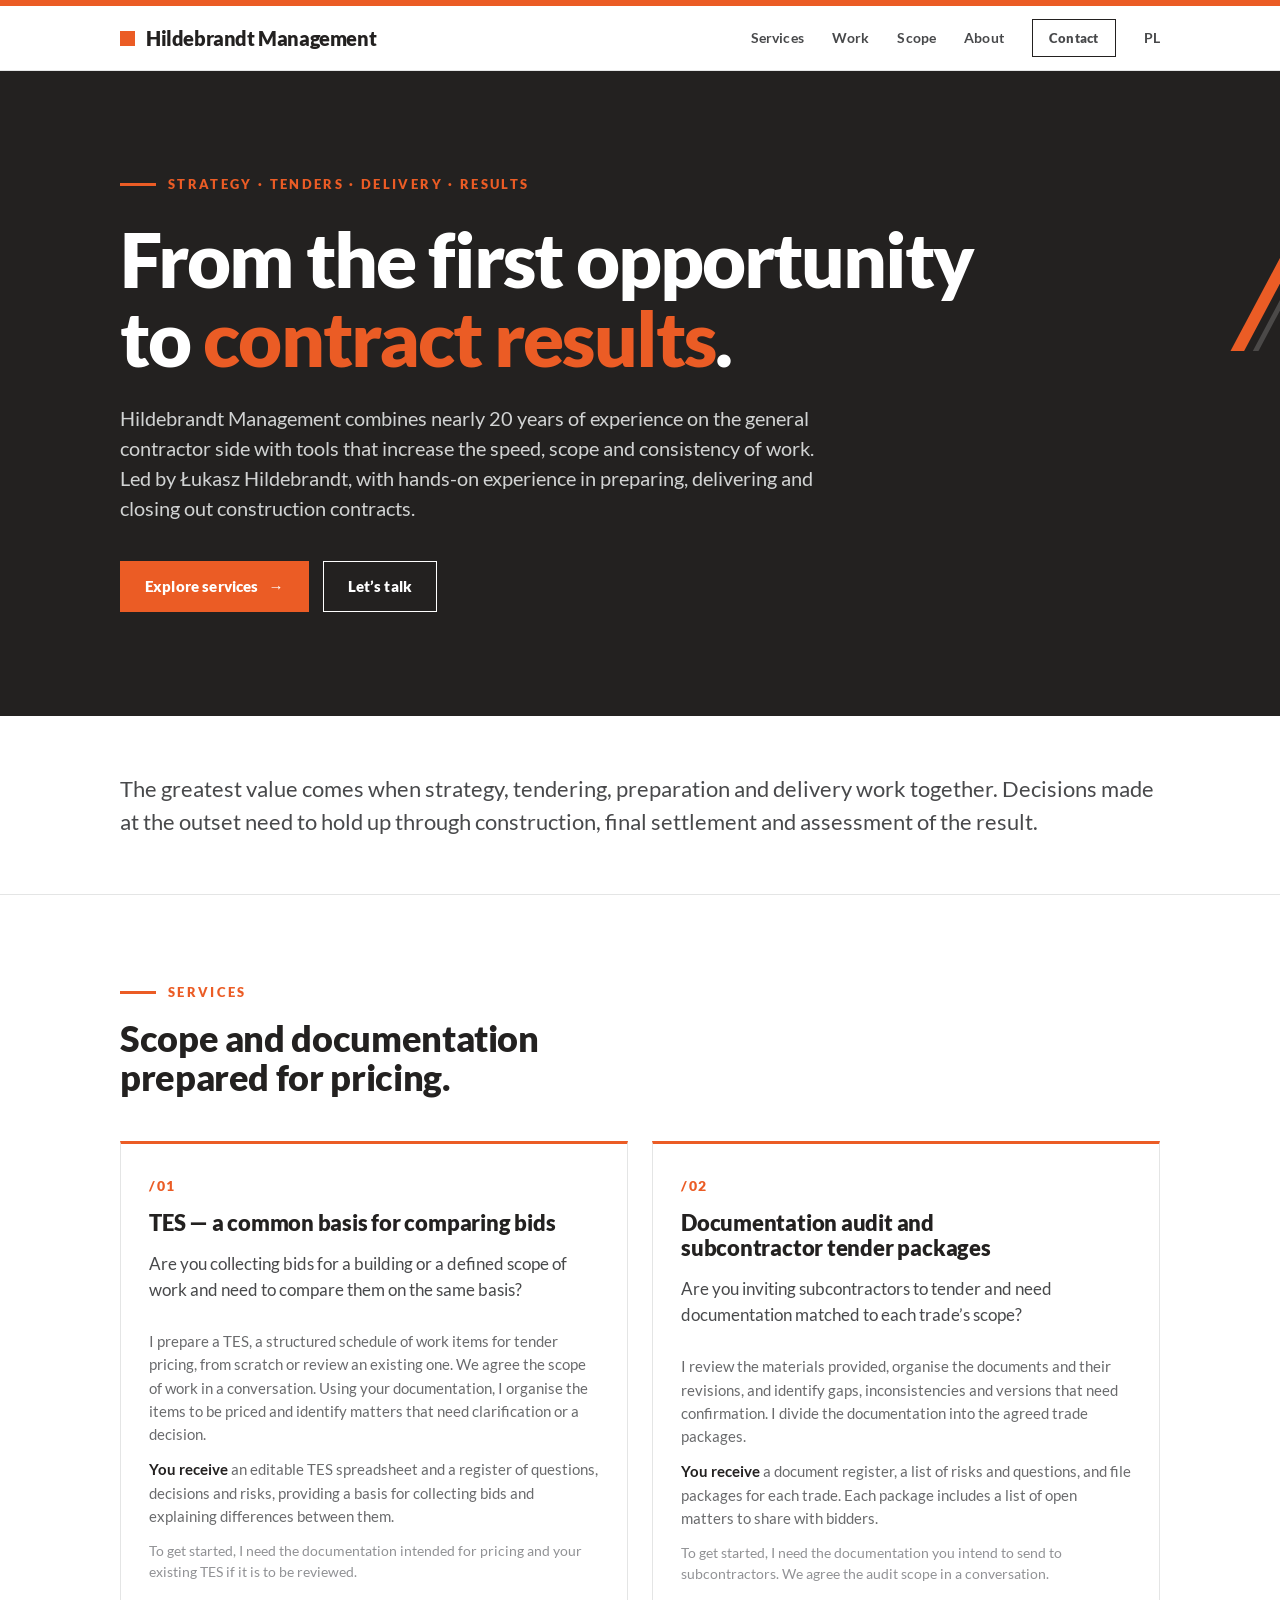
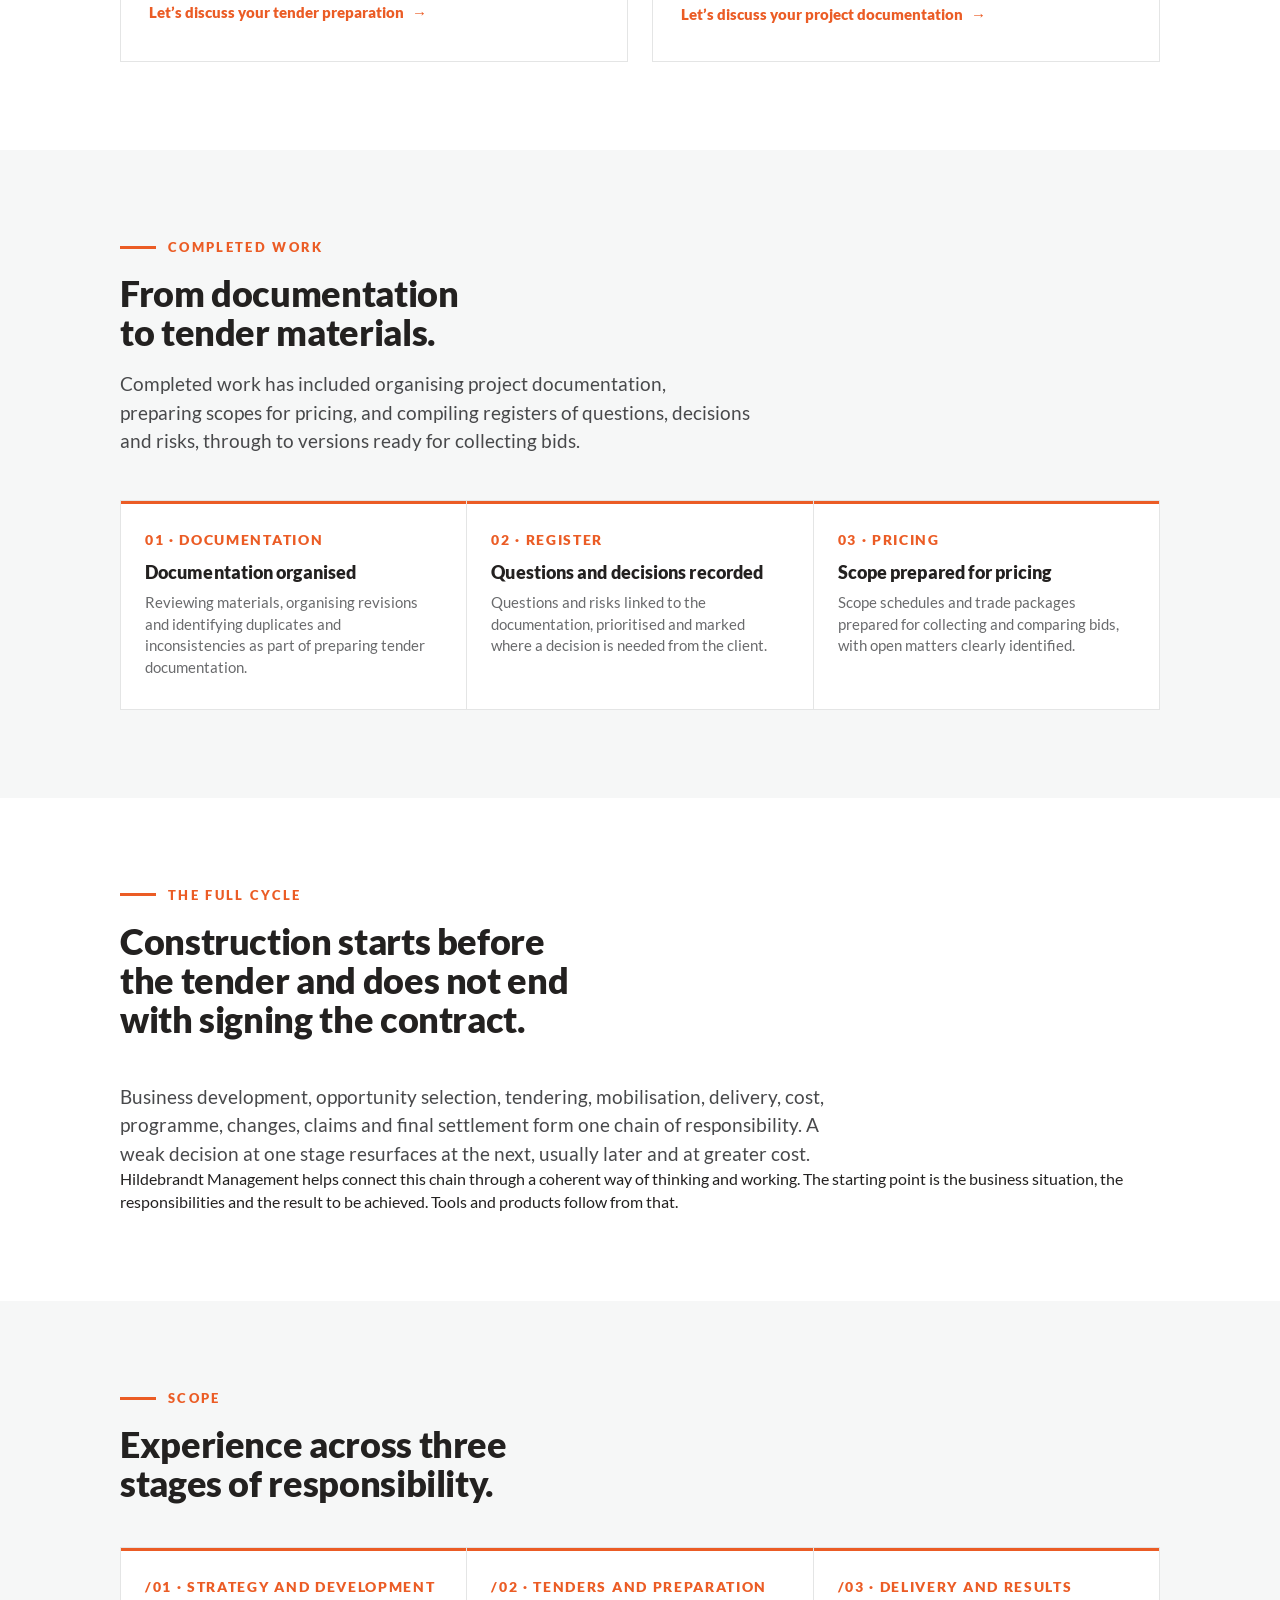
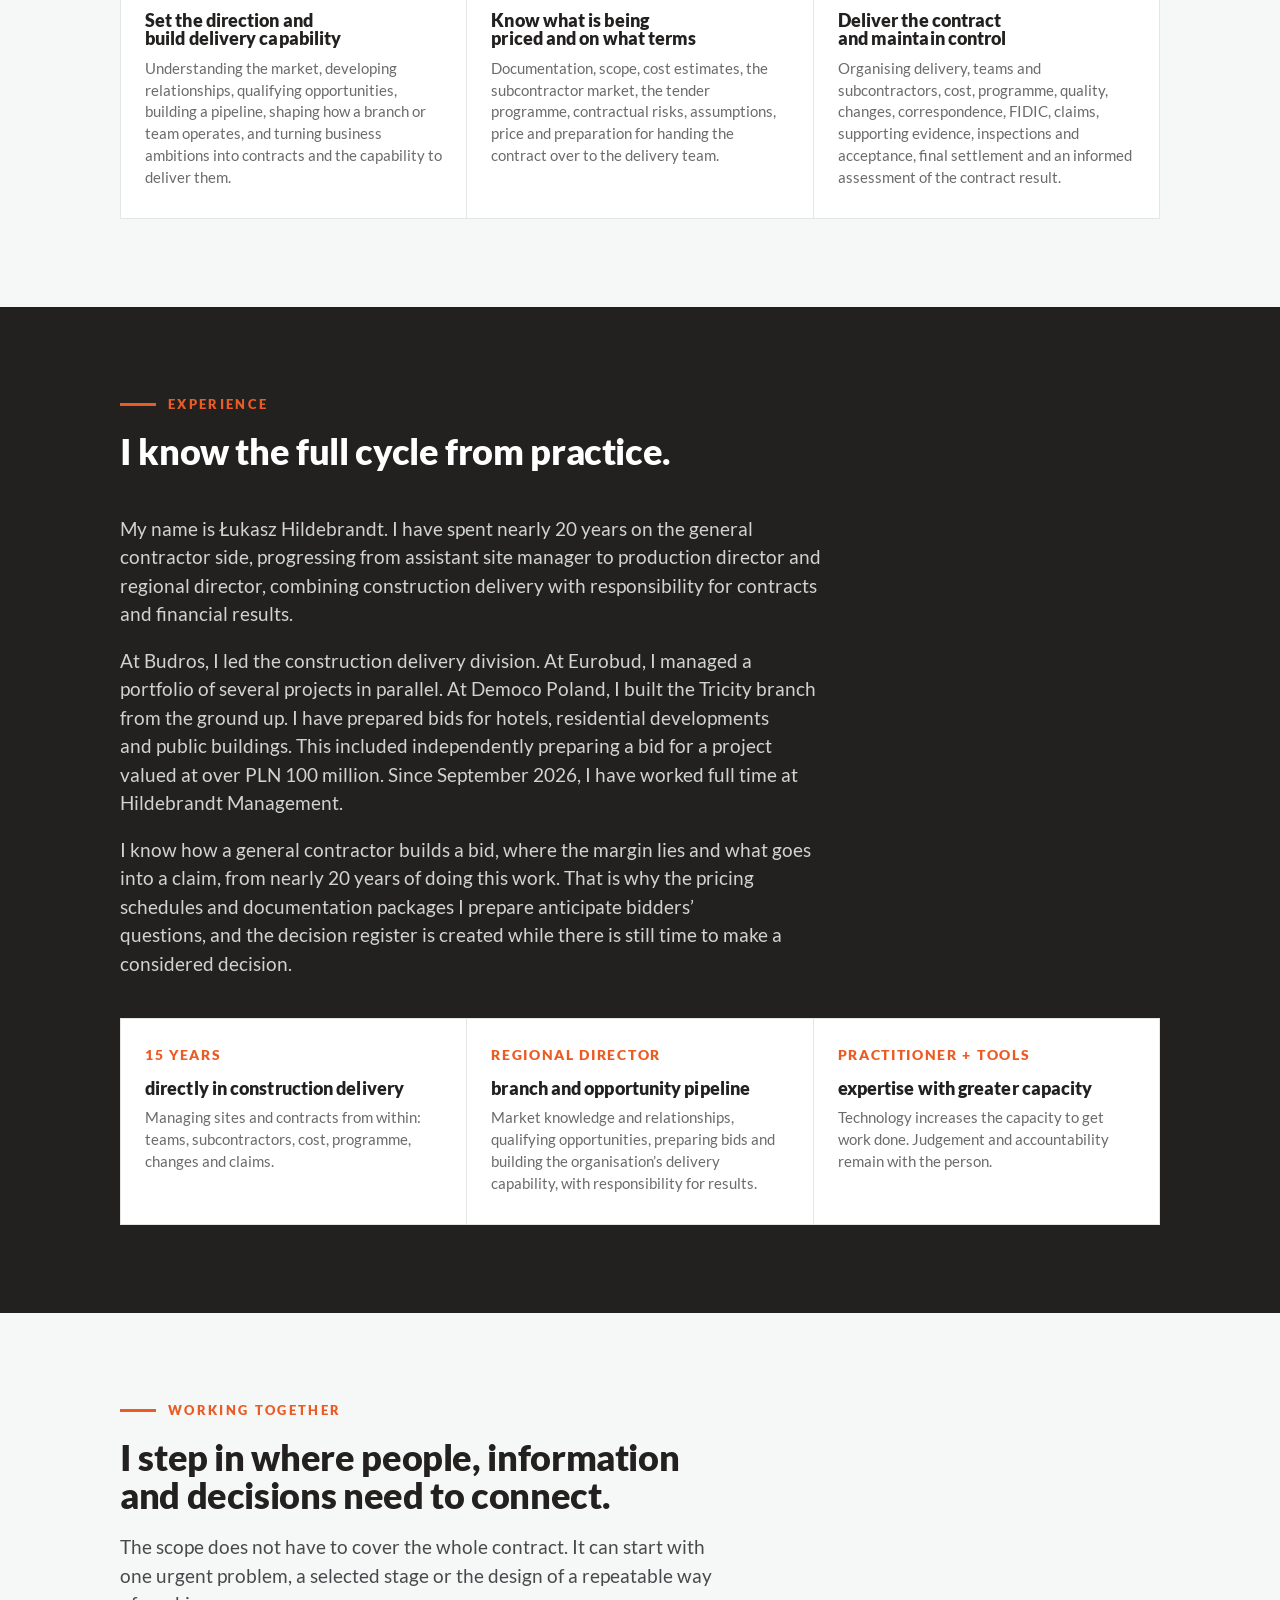
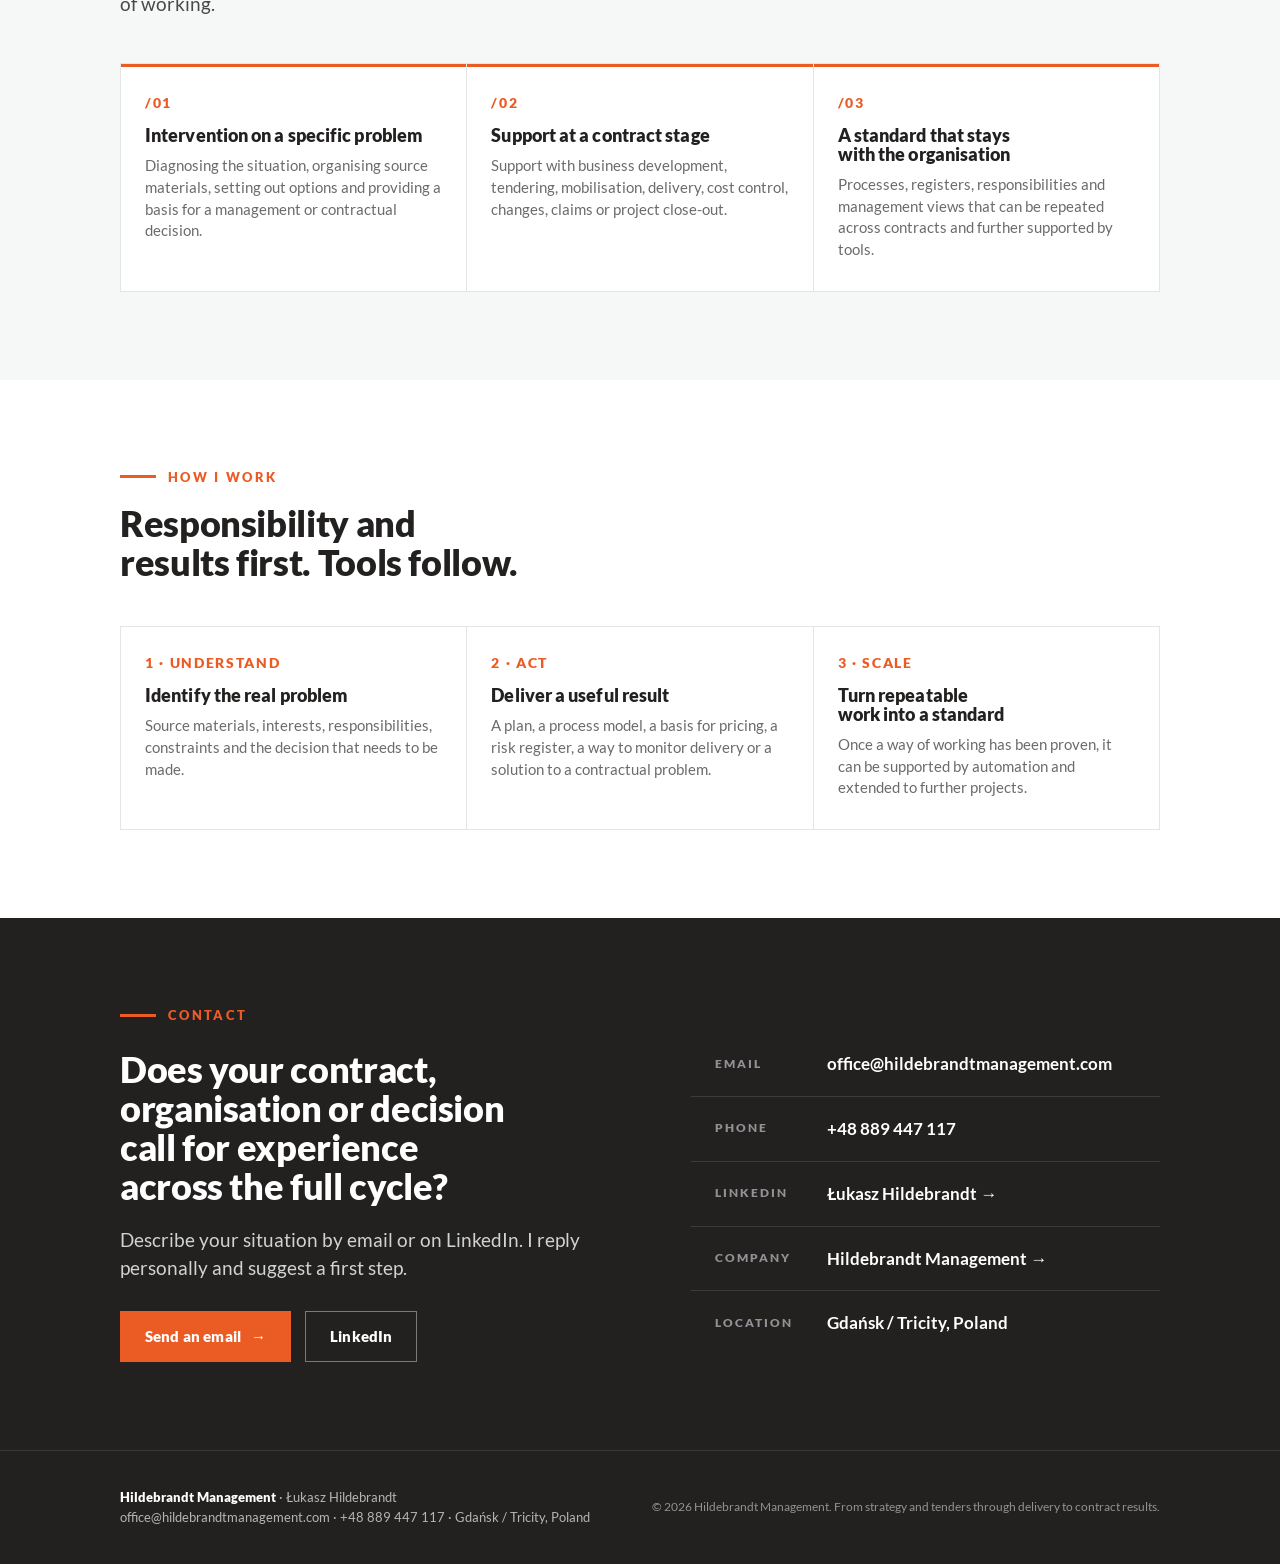
<file: english/index.html>
<!DOCTYPE html>
<html lang="en">
<head>
  <meta charset="utf-8">
  <meta name="viewport" content="width=device-width, initial-scale=1">
  <title>Hildebrandt Management — strategy, tenders, delivery and contract results</title>
  <meta name="description" content="Hildebrandt Management combines nearly 20 years of construction experience with tools that increase speed and consistency, from strategy to contract results.">
  <meta name="author" content="Łukasz Hildebrandt">
  <link rel="canonical" href="https://hildebrandtmanagement.com/english/">
  <link rel="alternate" hreflang="en" href="https://hildebrandtmanagement.com/english/">
  <link rel="alternate" hreflang="pl" href="https://hildebrandtmanagement.com/">
  <link rel="alternate" hreflang="x-default" href="https://hildebrandtmanagement.com/">
  <meta property="og:type" content="website">
  <meta property="og:locale" content="en_GB">
  <meta property="og:locale:alternate" content="pl_PL">
  <meta property="og:site_name" content="Hildebrandt Management">
  <meta property="og:title" content="Hildebrandt Management — strategy, tenders, delivery and contract results">
  <meta property="og:description" content="Nearly 20 years on the general contractor side. Connecting strategy, tendering, preparation and delivery with the outcome of the contract.">
  <meta property="og:url" content="https://hildebrandtmanagement.com/english/">
  <meta property="og:image" content="https://hildebrandtmanagement.com/og-image-en.png">
  <meta property="og:image:width" content="1200">
  <meta property="og:image:height" content="630">
  <meta property="og:image:alt" content="Hildebrandt Management — strategy, tenders, delivery and contract results">
  <meta name="twitter:card" content="summary_large_image">
  <meta name="twitter:site" content="@Hildebrandt_LH">
  <meta name="twitter:title" content="Hildebrandt Management — strategy, tenders, delivery and contract results">
  <meta name="twitter:description" content="Nearly 20 years on the general contractor side. Connecting strategy, tendering, preparation and delivery with the outcome of the contract.">
  <meta name="twitter:image" content="https://hildebrandtmanagement.com/og-image-en.png">
  <link rel="icon" href="data:image/svg+xml,%3Csvg xmlns='http://www.w3.org/2000/svg' viewBox='0 0 32 32'%3E%3Crect width='32' height='32' fill='%23eb5c25'/%3E%3C/svg%3E">

  <style>
/* ===== HMDesign tokens (inlined) ===== */
/* Lato self-hosted (SIL OFL 1.1), inlined */
@font-face{font-family:'Lato';font-style:normal;font-weight:400;font-display:swap;src:url([data-uri]) format('woff2');unicode-range:U+0100-02BA,U+02BD-02C5,U+02C7-02CC,U+02CE-02D7,U+02DD-02FF,U+0304,U+0308,U+0329,U+1D00-1DBF,U+1E00-1E9F,U+1EF2-1EFF,U+2020,U+20A0-20AB,U+20AD-20C0,U+2113,U+2C60-2C7F,U+A720-A7FF}
@font-face{font-family:'Lato';font-style:normal;font-weight:400;font-display:swap;src:url([data-uri]) format('woff2');unicode-range:U+0000-00FF,U+0131,U+0152-0153,U+02BB-02BC,U+02C6,U+02DA,U+02DC,U+0304,U+0308,U+0329,U+2000-206F,U+20AC,U+2122,U+2191,U+2193,U+2212,U+2215,U+FEFF,U+FFFD}
@font-face{font-family:'Lato';font-style:normal;font-weight:700;font-display:swap;src:url([data-uri]) format('woff2');unicode-range:U+0100-02BA,U+02BD-02C5,U+02C7-02CC,U+02CE-02D7,U+02DD-02FF,U+0304,U+0308,U+0329,U+1D00-1DBF,U+1E00-1E9F,U+1EF2-1EFF,U+2020,U+20A0-20AB,U+20AD-20C0,U+2113,U+2C60-2C7F,U+A720-A7FF}
@font-face{font-family:'Lato';font-style:normal;font-weight:700;font-display:swap;src:url([data-uri]) format('woff2');unicode-range:U+0000-00FF,U+0131,U+0152-0153,U+02BB-02BC,U+02C6,U+02DA,U+02DC,U+0304,U+0308,U+0329,U+2000-206F,U+20AC,U+2122,U+2191,U+2193,U+2212,U+2215,U+FEFF,U+FFFD}
@font-face{font-family:'Lato';font-style:normal;font-weight:900;font-display:swap;src:url([data-uri]) format('woff2');unicode-range:U+0100-02BA,U+02BD-02C5,U+02C7-02CC,U+02CE-02D7,U+02DD-02FF,U+0304,U+0308,U+0329,U+1D00-1DBF,U+1E00-1E9F,U+1EF2-1EFF,U+2020,U+20A0-20AB,U+20AD-20C0,U+2113,U+2C60-2C7F,U+A720-A7FF}
@font-face{font-family:'Lato';font-style:normal;font-weight:900;font-display:swap;src:url([data-uri]) format('woff2');unicode-range:U+0000-00FF,U+0131,U+0152-0153,U+02BB-02BC,U+02C6,U+02DA,U+02DC,U+0304,U+0308,U+0329,U+2000-206F,U+20AC,U+2122,U+2191,U+2193,U+2212,U+2215,U+FEFF,U+FFFD}

/* HMDesign — kolory. Wartości 1:1 z pliku wzorcowego HMDesign v1.0.
   Zasada: pomarańcz + czerń + biel; szarości pomocnicze; zieleń TYLKO
   dla wątku „sustainability". Max ~3 kolory na kompozycję. Bez ciepłych beżów. */
:root{
  /* ---- Marka (base) ---- */
  --hm-orange:      #eb5c25;   /* akcent podstawowy */
  --hm-orange-deep: #c9481a;   /* hover / press */
  --hm-black:       #232120;   /* atrament / logotyp */
  --hm-white:       #ffffff;

  /* ---- Szarości pomocnicze (base) ---- */
  --hm-grey-700: #48494b;      /* tekst prowadzący / listy */
  --hm-grey-600: #6a6b6d;      /* miękki atrament (opisy) */
  --hm-grey-500: #919295;      /* tekst wyciszony / stopki */
  --hm-grey-400: #b4b5b7;      /* np. „/ 04" w numerze strony */
  --hm-grey-300: #d1d3d3;      /* linia mastheadu, jasny tekst na czerni */
  --hm-grey-200: #e4e5e5;      /* włoskowate linie (hairline) */
  --hm-grey-100: #f6f7f7;      /* tło kart szarych / nagłówki tabel */

  /* ---- Powierzchnie akcentu (base) ---- */
  --hm-peach: #fdefe9;         /* tło callout jasnego */

  /* ---- Sustainability — WYŁĄCZNIE ten wątek (base) ---- */
  --hm-green-deep: #034745;
  --hm-green:      #12a537;

  /* ---- Akcent dokumentu — podmieniany per dokument ----
     dozwolone: var(--hm-orange) / var(--hm-black) / var(--hm-green-deep) */
  --hm-accent: var(--hm-orange);

  /* ============ Aliasy semantyczne ============ */
  /* Tekst */
  --hm-text:        var(--hm-black);      /* nagłówki, wyróżnienia */
  --hm-text-lead:   var(--hm-grey-700);   /* akapit prowadzący (lead) */
  --hm-text-soft:   var(--hm-grey-600);   /* body / opisy kart */
  --hm-text-muted:  var(--hm-grey-500);   /* stopki, podpisy */
  --hm-text-faint:  var(--hm-grey-400);   /* „/ 04", separatory numerów */
  --hm-text-invert: var(--hm-white);      /* tekst na czerni */
  --hm-text-invert-soft: var(--hm-grey-300); /* jasny tekst na czerni */

  /* Powierzchnie */
  --hm-surface:         var(--hm-white);
  --hm-surface-grey:    var(--hm-grey-100);
  --hm-surface-dark:    var(--hm-black);
  --hm-surface-callout: var(--hm-peach);

  /* Linie */
  --hm-hairline: var(--hm-grey-200);   /* włoskowate linie, ramki kart */
  --hm-rule:     var(--hm-grey-300);   /* linia mastheadu */

  /* Stany interakcji (dla użycia ekranowego) */
  --hm-accent-hover: var(--hm-orange-deep);
  --hm-selection-bg: var(--hm-orange);
  --hm-selection-fg: var(--hm-white);
}

/* HMDesign — typografia. Wyłącznie Lato (self-hosted).
   Nagłówki 900, ciasny tracking, wielkość zdaniowa.
   Eyebrow = UPPERCASE, tracking .16–.18em, pomarańcz.
   System ma dwie skale rozmiarów: dokument A4 (pt) i deck 16:9 (px).
   Rozmiary trzymamy przy blokach; tu żyje rodzina, grubości, tracking, interlinia. */
:root{
  /* Rodzina */
  --hm-font: 'Lato', Arial, Helvetica, sans-serif;

  /* Grubości (Lato): light / regular / bold / heavy / black */
  --hm-fw-light:   300; /* @kind font */
  --hm-fw-regular: 400; /* @kind font */
  --hm-fw-bold:    700; /* @kind font */
  --hm-fw-heavy:   800; /* @kind font */
  --hm-fw-black:   900; /* @kind font */

  /* Tracking (letter-spacing) */
  --hm-tracking-h1:      -.025em; /* @kind font */
  --hm-tracking-h2:      -.01em;  /* @kind font */
  --hm-tracking-tight:   -.03em;  /* @kind font */
  --hm-tracking-snug:    -.01em;  /* @kind font */
  --hm-tracking-eyebrow:  .18em;  /* @kind font */
  --hm-tracking-label:    .16em;  /* @kind font */
  --hm-tracking-caps:     .1em;   /* @kind font */

  /* Interlinia */
  --hm-leading-h1:    1.03; /* @kind font */
  --hm-leading-h2:    1.08; /* @kind font */
  --hm-leading-lead:  1.44; /* @kind font */
  --hm-leading-body:  1.4;  /* @kind font */
  --hm-leading-tight: 1.2;  /* @kind font */

  /* Skala dokumentu A4 (pt) — referencyjnie */
  --hm-doc-h1:      25pt;   /* @kind font */
  --hm-doc-h2:      16pt;   /* @kind font */
  --hm-doc-lead:    11.4pt; /* @kind font */
  --hm-doc-body:    8.8pt;  /* @kind font */
  --hm-doc-small:   7.7pt;  /* @kind font */
  --hm-doc-eyebrow: 7.7pt;  /* @kind font */

  /* Skala deck 16:9 (px @1920) — referencyjnie */
  --hm-deck-h1:      82px; /* @kind font */
  --hm-deck-h2:      44px; /* @kind font */
  --hm-deck-lead:    23px; /* @kind font */
  --hm-deck-body:    18px; /* @kind font */
  --hm-deck-eyebrow: 14px; /* @kind font */
}

/* HMDesign — przestrzeń, geometria i detale konstrukcyjne.
   System jest print-first (A4, mm); deck 16:9 skaluje te same relacje w px. */
:root{
  /* Geometria strony A4 */
  --hm-page-w:            210mm; /* @kind spacing */
  --hm-page-h:            297mm; /* @kind spacing */
  --hm-page-w-landscape:  297mm; /* @kind spacing */
  --hm-page-h-landscape:  210mm; /* @kind spacing */

  /* Marginesy kolumny treści (top / x / bottom) — wartości wzorcowe */
  --hm-margin-top:    10mm; /* @kind spacing */
  --hm-margin-x:      13mm; /* @kind spacing */
  --hm-margin-bottom: 11mm; /* @kind spacing */

  /* Detale marki */
  --hm-bar:            2.5mm; /* @kind spacing */
  --hm-bar-deck:       10px;  /* @kind spacing */
  --hm-diagonal-angle: 62deg; /* @kind other */
  --hm-gap:            2.6mm; /* @kind spacing */
  --hm-radius:         0;     /* @kind radius */

  /* Sygnet / kwadracik przy marce */
  --hm-brand-square: 3mm;  /* @kind spacing */
  --hm-square-deck:  13px; /* @kind spacing */

  /* Cień strony (tylko widok ekranowy; druk = brak) */
  --hm-page-shadow:  0 12px 28px rgba(35, 33, 32, .14); /* @kind shadow */
  --hm-slide-shadow: 0 14px 40px rgba(0, 0, 0, .45);    /* @kind shadow */

  /* Skala odstępów (px, do użycia ekranowego / komponentów) */
  --hm-space-1: 4px;  /* @kind spacing */
  --hm-space-2: 8px;  /* @kind spacing */
  --hm-space-3: 12px; /* @kind spacing */
  --hm-space-4: 16px; /* @kind spacing */
  --hm-space-5: 22px; /* @kind spacing */
  --hm-space-6: 32px; /* @kind spacing */
}

  </style>

  <style>
    *{margin:0;padding:0;box-sizing:border-box}
    html{scroll-behavior:smooth}
    body{
      font-family:var(--hm-font);
      color:var(--hm-black);
      background:var(--hm-white);
      -webkit-font-smoothing:antialiased;
      line-height:1.4;
    }
    ::selection{background:var(--hm-orange);color:var(--hm-white)}
    a{color:inherit;text-decoration:none;transition:color .15s ease}
    a:hover{color:var(--hm-accent)}
    img{max-width:100%;display:block}
    section{scroll-margin-top:72px}

    /* ---- layout ---- */
    .wrap{max-width:1120px;margin:0 auto;padding:0 40px}
    .section{padding:88px 0}
    .section--grey{background:var(--hm-grey-100)}
    .section--dark{background:var(--hm-black);color:var(--hm-white)}

    /* ---- brand mark ---- */
    .sq{display:inline-block;width:.66em;height:.66em;background:var(--hm-accent);flex:0 0 auto}
    .wordmark{display:inline-flex;align-items:center;gap:11px;font-weight:900;font-size:20px;letter-spacing:-.02em;line-height:1;white-space:nowrap}
    .wordmark .wsq{width:15px;height:15px;background:var(--hm-orange)}
    .wordmark--rev{color:var(--hm-white)}

    /* ---- eyebrow ---- */
    .eyebrow{display:flex;align-items:center;gap:12px;font-size:13px;font-weight:800;letter-spacing:.18em;text-transform:uppercase;color:var(--hm-accent)}
    .eyebrow::before{content:"";width:36px;height:3px;background:var(--hm-accent);flex:0 0 auto}
    .eyebrow--ondark{color:var(--hm-orange)}

    /* ---- headings / text ---- */
    h1,h2,h3{font-weight:900;letter-spacing:-.025em;line-height:1.04;text-wrap:balance}
    .h2{font-size:36px;letter-spacing:-.01em;line-height:1.08;text-wrap:balance}
    .lead{font-size:19px;line-height:1.5;color:var(--hm-grey-700);max-width:64ch;text-wrap:pretty}
    .section--dark .lead{color:var(--hm-grey-300)}
    .body{font-size:16px;line-height:1.55;color:var(--hm-grey-700);max-width:66ch;text-wrap:pretty}
    .body + .body{margin-top:16px}
    .body strong{color:var(--hm-black);font-weight:700}
    .kicker{font-size:13px;font-weight:800;letter-spacing:.16em;text-transform:uppercase;color:var(--hm-grey-500)}

    /* ---- header ---- */
    .topbar{height:6px;background:var(--hm-accent)}
    .siteheader{position:sticky;top:0;z-index:50;background:rgba(255,255,255,.94);backdrop-filter:blur(6px);border-bottom:1px solid var(--hm-hairline)}
    .siteheader .topbar{position:static}
    .nav{display:flex;align-items:center;justify-content:space-between;height:64px}
    .nav__links{display:flex;align-items:center;gap:28px;font-size:14px;font-weight:700;letter-spacing:.01em}
    .nav__links a{color:var(--hm-grey-700)}
    .nav__cta{border:1px solid var(--hm-black);padding:9px 16px;font-weight:800;font-size:13px;letter-spacing:.02em;color:var(--hm-black)}
    .nav__cta:hover{background:var(--hm-accent);border-color:var(--hm-accent);color:var(--hm-white)}
    .nav__toggle{display:none}

    /* ---- buttons ---- */
    .btn{display:inline-flex;align-items:center;gap:10px;font-weight:800;font-size:15px;letter-spacing:.01em;padding:14px 24px;border:1px solid transparent}
    .btn--primary{background:var(--hm-accent);color:var(--hm-white)}
    .btn--primary:hover{background:var(--hm-orange-deep);color:var(--hm-white)}
    .btn--ghost{border-color:currentColor}
    .btn--ghost-dark{border-color:rgba(255,255,255,.4);color:var(--hm-white)}
    .btn--ghost-dark:hover{border-color:var(--hm-orange);color:var(--hm-orange)}
    .btn .arw{color:currentColor;font-weight:900}

    /* ---- hero ---- */
    .hero{position:relative;background:var(--hm-black);color:var(--hm-white);overflow:hidden}
    .hero .wrap{padding-top:104px;padding-bottom:104px;position:relative;z-index:2}
    .hero h1{font-size:clamp(38px,6vw,76px);color:var(--hm-white)}
    .hero h1 .accent{color:var(--hm-orange)}
    .hero__sub{margin-top:26px;font-size:20px;line-height:1.5;color:var(--hm-grey-300);max-width:60ch;text-wrap:pretty}
    .hero__actions{margin-top:38px;display:flex;flex-wrap:wrap;gap:14px}
    .hero__diag{position:absolute;top:0;right:0;width:280px;height:280px;overflow:hidden;pointer-events:none;z-index:1}
    .hero__diag::before,.hero__diag::after{content:"";position:absolute;transform:rotate(-62deg);transform-origin:right}
    .hero__diag::before{width:400px;height:12px;background:var(--hm-orange);top:32px;right:-86px}
    .hero__diag::after{width:400px;height:5px;background:rgba(255,255,255,.18);top:70px;right:-86px}

    /* ---- intro strip ---- */
    .intro{border-bottom:1px solid var(--hm-hairline)}
    .intro .wrap{padding-top:56px;padding-bottom:56px}
    .intro p{font-size:22px;line-height:1.5;font-weight:400;color:var(--hm-grey-700);max-width:80ch;text-wrap:pretty}

    /* ---- section head ---- */
    .shead{display:flex;flex-direction:column;gap:18px;margin-bottom:44px;max-width:70ch}
    .snum{font-size:14px;font-weight:800;letter-spacing:.16em;color:var(--hm-grey-400)}

    /* ---- grids / cards ---- */
    .grid{display:grid;gap:1px;background:var(--hm-hairline);border:1px solid var(--hm-hairline)}
    .grid-2{grid-template-columns:repeat(2,minmax(0,1fr))}
    .grid-3{grid-template-columns:repeat(3,1fr)}
    .grid-5{grid-template-columns:repeat(5,1fr)}
    .card{background:var(--hm-white);padding:26px 24px 30px}
    .card__num{font-size:14px;font-weight:800;letter-spacing:.12em;color:var(--hm-accent);margin-bottom:14px}
    .card__title{font-size:18px;font-weight:800;letter-spacing:.005em;margin-bottom:10px;color:var(--hm-black);text-wrap:balance}
    .card__text{font-size:14.5px;line-height:1.5;color:var(--hm-grey-600)}
    .card--bar{border-top:3px solid var(--hm-accent)}

    /* offer cards */
    .offer{display:grid;grid-template-columns:repeat(3,1fr);gap:20px}
    .offer .ocard{border:1px solid var(--hm-hairline);border-top:3px solid var(--hm-accent);padding:28px 26px 32px;background:var(--hm-white);display:flex;flex-direction:column}
    .ocard__k{font-size:14px;font-weight:800;letter-spacing:.12em;color:var(--hm-accent);margin-bottom:12px}
    .ocard__t{font-size:20px;font-weight:900;letter-spacing:-.01em;margin-bottom:12px}
    .ocard__d{font-size:15px;line-height:1.55;color:var(--hm-grey-600)}

    /* principles */
    .princ{display:grid;grid-template-columns:repeat(3,1fr);gap:1px;background:var(--hm-hairline);border:1px solid var(--hm-hairline);margin-top:40px}
    .pcell{background:var(--hm-white);padding:28px 26px}
    .pcell__k{font-size:13px;font-weight:800;letter-spacing:.16em;color:var(--hm-accent);margin-bottom:12px}
    .pcell__t{font-size:16px;line-height:1.5;color:var(--hm-grey-700)}

    /* callout */
    .callout{background:var(--hm-peach);border-left:6px solid var(--hm-accent);padding:22px 26px;font-weight:700;font-size:19px;line-height:1.4;color:var(--hm-black);max-width:74ch;margin-top:36px}

    /* about */
    .about{display:grid;grid-template-columns:1fr 1.25fr;gap:56px;align-items:start}
    .about__mark{border:1px solid var(--hm-hairline);border-top:3px solid var(--hm-accent);padding:34px 30px;background:var(--hm-white)}
    .about__mark .big{display:flex;align-items:center;gap:14px;font-weight:900;font-size:26px;letter-spacing:-.02em}
    .about__mark .big .wsq{width:22px;height:22px;background:var(--hm-orange);flex:0 0 auto}
    .about__mark .role{margin-top:18px;font-size:14px;line-height:1.5;color:var(--hm-grey-600)}
    .about__mark .tags{margin-top:20px;display:flex;flex-wrap:wrap;gap:8px}
    .tag{border:1px solid var(--hm-accent);color:var(--hm-accent);font-size:12px;font-weight:800;letter-spacing:.06em;padding:5px 10px;text-transform:uppercase}

    /* contact */
    .contact__grid{display:grid;grid-template-columns:1.1fr 1fr;gap:56px;align-items:start;margin-top:8px}
    .contact h2{color:var(--hm-white);font-size:36px;letter-spacing:-.01em;line-height:1.08}
    .contact .lead{margin-top:20px}
    .cbox{border:1px solid rgba(255,255,255,.16);padding:0}
    .crow{display:flex;align-items:center;gap:16px;padding:20px 24px;border-bottom:1px solid rgba(255,255,255,.12)}
    .crow:last-child{border-bottom:none}
    .crow__k{font-size:12px;font-weight:800;letter-spacing:.16em;text-transform:uppercase;color:var(--hm-grey-500);width:96px;flex:0 0 auto}
    .crow__v{font-size:17px;font-weight:700;color:var(--hm-white);min-width:0;overflow-wrap:anywhere}
    .crow__v a:hover{color:var(--hm-orange)}
    .contact__actions{margin-top:28px;display:flex;flex-wrap:wrap;gap:14px}

    /* footer */
    .footer{background:var(--hm-black);color:var(--hm-grey-400);border-top:1px solid rgba(255,255,255,.1)}
    .footer .wrap{padding-top:36px;padding-bottom:36px;display:flex;flex-wrap:wrap;gap:20px 40px;align-items:center;justify-content:space-between}
    .footer .fmeta{font-size:13px;line-height:1.6;color:var(--hm-grey-400)}
    .footer .fmeta b{color:var(--hm-white);font-weight:800}
    .footer a:hover{color:var(--hm-orange)}
    .footer .fcopy{font-size:12px;color:var(--hm-grey-500)}


    /* ---- karta uslugi (komponent osobny) ---- */
    .svc{display:grid;grid-template-columns:repeat(2,minmax(0,1fr));gap:24px}
    .scard{background:var(--hm-white);border:1px solid var(--hm-hairline);border-top:3px solid var(--hm-accent);padding:32px 28px 36px;display:flex;flex-direction:column}
    .scard__num{font-size:14px;font-weight:800;letter-spacing:.12em;color:var(--hm-accent);margin-bottom:14px}
    .scard__title{font-size:22px;font-weight:900;letter-spacing:-.01em;line-height:1.15;color:var(--hm-black);margin-bottom:16px;text-wrap:balance}
    .scard .scard__q{font-size:17px;line-height:1.5;color:var(--hm-grey-700);margin-bottom:16px}
    .scard p{font-size:15px;line-height:1.55;color:var(--hm-grey-600)}
    .scard p + p{margin-top:12px}
    .scard p strong{color:var(--hm-black);font-weight:700}
    .scard .scard__need{font-size:14px;line-height:1.5;color:var(--hm-grey-500);margin-top:12px}
    .scard__cta{margin-top:20px;font-size:15px;font-weight:800;color:var(--hm-accent);display:inline-flex;align-items:center;gap:8px}
    .scard__cta:hover{color:var(--hm-orange-deep)}

    /* ---- dowod (liczby) ---- */
    .proof__num{font-size:34px;font-weight:900;letter-spacing:-.02em;color:var(--hm-accent);line-height:1;margin-bottom:12px}

    /* ---- menu mobilne bez JS ---- */
    .nav__check{position:absolute;opacity:0;width:1px;height:1px;overflow:hidden;pointer-events:none}
    .nav__toggle{display:none;align-items:center;gap:10px;border:1px solid var(--hm-black);
      padding:9px 14px;font-size:13px;font-weight:800;letter-spacing:.02em;color:var(--hm-black);cursor:pointer;user-select:none}
    .nav__check:focus-visible + .nav__toggle,.nav__links a:focus-visible{outline:3px solid var(--hm-accent);outline-offset:2px}
    .nav__bars{width:16px;height:2px;background:currentColor;position:relative;display:block}
    .nav__bars::before,.nav__bars::after{content:"";position:absolute;left:0;width:16px;height:2px;background:currentColor}
    .nav__bars::before{top:-5px}.nav__bars::after{top:5px}

    @media (max-width:900px){
      .wrap{padding:0 24px}
      .section{padding:64px 0}
      .grid-5{grid-template-columns:repeat(2,1fr)}
      .grid-2,.grid-3,.offer,.princ,.about,.contact__grid,.svc{grid-template-columns:1fr}
      .nav{position:relative;flex-wrap:wrap;height:auto;min-height:64px}
  .crow{flex-direction:column;align-items:flex-start;gap:6px;padding:16px 0}
  .crow__k{width:auto}
  .crow__v{min-width:0;overflow-wrap:anywhere;font-size:16px}
      .nav__toggle{display:inline-flex}
      .nav__links{display:none;width:100%;flex-direction:column;align-items:stretch;gap:0;
        border-top:1px solid var(--hm-hairline);padding:8px 0 16px}
      .nav__check:checked ~ .nav__links{display:flex}
      .nav__links a{padding:13px 2px;border-bottom:1px solid var(--hm-hairline);font-size:16px}
      .nav__links a:last-child{border-bottom:none}
      .nav__cta{text-align:center;margin-top:10px;padding:13px 16px}
      .about{gap:32px}
    }
    @media (max-width:560px){
      .grid-5{grid-template-columns:1fr}
      .hero__diag{width:180px;height:180px}
    }
  </style>
</head>
<body id="top">

  <header class="siteheader">
    <div class="topbar"></div>
    <div class="wrap">
      <nav class="nav" aria-label="Main navigation">
        <a href="#top" class="wordmark" aria-label="Hildebrandt Management — homepage">
          <span class="wsq" aria-hidden="true"></span><span translate="no" class="notranslate">Hildebrandt Management</span>
        </a>
        <input type="checkbox" class="nav__check" id="navCheck" aria-controls="navLinks" aria-label="Open menu">
        <label class="nav__toggle" for="navCheck"><span class="nav__bars" aria-hidden="true"></span><span>Menu</span></label>
        <div class="nav__links" id="navLinks">
          <a href="#areas">Services</a>
          <a href="#offer">Work</a>
          <a href="#scope">Scope</a>
          <a href="#about">About</a>
          <a href="#contact" class="nav__cta">Contact</a>
          <a href="/">PL</a>
        </div>
      </nav>
    </div>
  </header>


  <main id="main">
    <section class="hero" aria-labelledby="hero-title">
      <div class="hero__diag" aria-hidden="true"></div>
      <div class="wrap">
        <p class="eyebrow eyebrow--ondark">STRATEGY · TENDERS · DELIVERY · RESULTS</p>
        <h1 id="hero-title" style="margin-top:26px">From the first opportunity to <span class="accent">contract results</span>.</h1>
        <p class="hero__sub"><span translate="no" class="notranslate">Hildebrandt Management</span> combines nearly 20 years of experience on the general contractor side with tools that increase the speed, scope and consistency of work. Led by Łukasz Hildebrandt, with hands-on experience in preparing, delivering and closing out construction contracts.</p>
        <div class="hero__actions">
          <a class="btn btn--primary" href="#areas">Explore services <span class="arw" aria-hidden="true">→</span></a>
          <a class="btn btn--ghost" href="#contact">Let’s talk</a>
        </div>
      </div>
    </section>

    <section class="intro">
      <div class="wrap">
        <p>The greatest value comes when strategy, tendering, preparation and delivery work together. Decisions made at the outset need to hold up through construction, final settlement and assessment of the result.</p>
      </div>
    </section>

    <section class="section" id="areas" aria-labelledby="areas-title">
      <div class="wrap">
        <div class="shead">
          <p class="eyebrow">SERVICES</p>
          <h2 class="h2" id="areas-title">Scope and documentation prepared for pricing.</h2>
        </div>
        <div class="svc">
          <article class="scard" id="tes">
            <div class="scard__num">/01</div>
            <h3 class="scard__title">TES — a common basis for comparing bids</h3>
            <p class="scard__q">Are you collecting bids for a building or a defined scope of work and need to compare them on the same basis?</p>
            <p>I prepare a TES, a structured schedule of work items for tender pricing, from scratch or review an existing one. We agree the scope of work in a conversation. Using your documentation, I organise the items to be priced and identify matters that need clarification or a decision.</p>
            <p><strong>You receive</strong> an editable TES spreadsheet and a register of questions, decisions and risks, providing a basis for collecting bids and explaining differences between them.</p>
            <p class="scard__need">To get started, I need the documentation intended for pricing and your existing TES if it is to be reviewed.</p>
            <a class="scard__cta" href="#contact">Let’s discuss your tender preparation <span class="arw" aria-hidden="true">→</span></a>
          </article>
          <article class="scard" id="documentation-audit">
            <div class="scard__num">/02</div>
            <h3 class="scard__title">Documentation audit and subcontractor tender packages</h3>
            <p class="scard__q">Are you inviting subcontractors to tender and need documentation matched to each trade’s scope?</p>
            <p>I review the materials provided, organise the documents and their revisions, and identify gaps, inconsistencies and versions that need confirmation. I divide the documentation into the agreed trade packages.</p>
            <p><strong>You receive</strong> a document register, a list of risks and questions, and file packages for each trade. Each package includes a list of open matters to share with bidders.</p>
            <p class="scard__need">To get started, I need the documentation you intend to send to subcontractors. We agree the audit scope in a conversation.</p>
            <a class="scard__cta" href="#contact">Let’s discuss your project documentation <span class="arw" aria-hidden="true">→</span></a>
          </article>
        </div>
      </div>
    </section>

    <section class="section section--grey" id="offer" aria-labelledby="offer-title">
      <div class="wrap">
        <div class="shead">
          <p class="eyebrow">COMPLETED WORK</p>
          <h2 class="h2" id="offer-title">From documentation to tender materials.</h2>
          <p class="lead">Completed work has included organising project documentation, preparing scopes for pricing, and compiling registers of questions, decisions and risks, through to versions ready for collecting bids.</p>
        </div>
        <div class="grid grid-3">
          <article class="card card--bar">
            <div class="card__num">01 · DOCUMENTATION</div>
            <h3 class="card__title">Documentation organised</h3>
            <p class="card__text">Reviewing materials, organising revisions and identifying duplicates and inconsistencies as part of preparing tender documentation.</p>
          </article>
          <article class="card card--bar">
            <div class="card__num">02 · REGISTER</div>
            <h3 class="card__title">Questions and decisions recorded</h3>
            <p class="card__text">Questions and risks linked to the documentation, prioritised and marked where a decision is needed from the client.</p>
          </article>
          <article class="card card--bar">
            <div class="card__num">03 · PRICING</div>
            <h3 class="card__title">Scope prepared for pricing</h3>
            <p class="card__text">Scope schedules and trade packages prepared for collecting and comparing bids, with open matters clearly identified.</p>
          </article>
        </div>
      </div>
    </section>

    <section class="section" id="why" aria-labelledby="why-title">
      <div class="wrap">
        <div class="shead">
          <p class="eyebrow">THE FULL CYCLE</p>
          <h2 class="h2" id="why-title">Construction starts before the tender and does not end with signing the contract.</h2>
        </div>
        <p class="lead">Business development, opportunity selection, tendering, mobilisation, delivery, cost, programme, changes, claims and final settlement form one chain of responsibility. A weak decision at one stage resurfaces at the next, usually later and at greater cost.</p>
        <p>Hildebrandt Management helps connect this chain through a coherent way of thinking and working. The starting point is the business situation, the responsibilities and the result to be achieved. Tools and products follow from that.</p>
      </div>
    </section>

    <section class="section section--grey" id="scope" aria-labelledby="scope-title">
      <div class="wrap">
        <div class="shead">
          <p class="eyebrow">SCOPE</p>
          <h2 class="h2" id="scope-title">Experience across three stages of responsibility.</h2>
        </div>
        <div class="grid grid-3">
          <article class="card card--bar">
            <div class="card__num">/01 · STRATEGY AND DEVELOPMENT</div>
            <h3 class="card__title">Set the direction and build delivery capability</h3>
            <p class="card__text">Understanding the market, developing relationships, qualifying opportunities, building a pipeline, shaping how a branch or team operates, and turning business ambitions into contracts and the capability to deliver them.</p>
          </article>
          <article class="card card--bar">
            <div class="card__num">/02 · TENDERS AND PREPARATION</div>
            <h3 class="card__title">Know what is being priced and on what terms</h3>
            <p class="card__text">Documentation, scope, cost estimates, the subcontractor market, the tender programme, contractual risks, assumptions, price and preparation for handing the contract over to the delivery team.</p>
          </article>
          <article class="card card--bar">
            <div class="card__num">/03 · DELIVERY AND RESULTS</div>
            <h3 class="card__title">Deliver the contract and maintain control</h3>
            <p class="card__text">Organising delivery, teams and subcontractors, cost, programme, quality, changes, correspondence, FIDIC, claims, supporting evidence, inspections and acceptance, final settlement and an informed assessment of the contract result.</p>
          </article>
        </div>
      </div>
    </section>

    <section class="section section--dark" id="about" aria-labelledby="about-title">
      <div class="wrap">
        <div class="shead">
          <p class="eyebrow eyebrow--ondark">EXPERIENCE</p>
          <h2 class="h2" id="about-title">I know the full cycle from practice.</h2>
        </div>
        <p class="lead">My name is Łukasz Hildebrandt. I have spent nearly 20 years on the general contractor side, progressing from assistant site manager to production director and regional director, combining construction delivery with responsibility for contracts and financial results.</p>
        <p class="lead" style="margin-top:18px">At Budros, I led the construction delivery division. At Eurobud, I managed a portfolio of several projects in parallel. At Democo Poland, I built the Tricity branch from the ground up. I have prepared bids for hotels, residential developments and public buildings. This included independently preparing a bid for a project valued at over PLN 100 million. Since September 2026, I have worked full time at Hildebrandt Management.</p>
        <p class="lead" style="margin-top:18px">I know how a general contractor builds a bid, where the margin lies and what goes into a claim, from nearly 20 years of doing this work. That is why the pricing schedules and documentation packages I prepare anticipate bidders’ questions, and the decision register is created while there is still time to make a considered decision.</p>
        <div class="grid grid-3" style="margin-top:40px">
          <article class="card"><div class="card__num">15 YEARS</div><h3 class="card__title">directly in construction delivery</h3><p class="card__text">Managing sites and contracts from within: teams, subcontractors, cost, programme, changes and claims.</p></article>
          <article class="card"><div class="card__num">REGIONAL DIRECTOR</div><h3 class="card__title">branch and opportunity pipeline</h3><p class="card__text">Market knowledge and relationships, qualifying opportunities, preparing bids and building the organisation’s delivery capability, with responsibility for results.</p></article>
          <article class="card"><div class="card__num">PRACTITIONER + TOOLS</div><h3 class="card__title">expertise with greater capacity</h3><p class="card__text">Technology increases the capacity to get work done. Judgement and accountability remain with the person.</p></article>
        </div>
      </div>
    </section>

    <section class="section section--grey" id="cooperation" aria-labelledby="cooperation-title">
      <div class="wrap">
        <div class="shead">
          <p class="eyebrow">WORKING TOGETHER</p>
          <h2 class="h2" id="cooperation-title">I step in where people, information and decisions need to connect.</h2>
          <p class="lead">The scope does not have to cover the whole contract. It can start with one urgent problem, a selected stage or the design of a repeatable way of working.</p>
        </div>
        <div class="grid grid-3">
          <article class="card card--bar"><div class="card__num">/01</div><h3 class="card__title">Intervention on a specific problem</h3><p class="card__text">Diagnosing the situation, organising source materials, setting out options and providing a basis for a management or contractual decision.</p></article>
          <article class="card card--bar"><div class="card__num">/02</div><h3 class="card__title">Support at a contract stage</h3><p class="card__text">Support with business development, tendering, mobilisation, delivery, cost control, changes, claims or project close-out.</p></article>
          <article class="card card--bar"><div class="card__num">/03</div><h3 class="card__title">A standard that stays with the organisation</h3><p class="card__text">Processes, registers, responsibilities and management views that can be repeated across contracts and further supported by tools.</p></article>
        </div>
      </div>
    </section>

    <section class="section" id="perspective" aria-labelledby="perspective-title">
      <div class="wrap">
        <div class="shead">
          <p class="eyebrow">HOW I WORK</p>
          <h2 class="h2" id="perspective-title">Responsibility and results first. Tools follow.</h2>
        </div>
        <div class="grid grid-3">
          <article class="card"><div class="card__num">1 · UNDERSTAND</div><h3 class="card__title">Identify the real problem</h3><p class="card__text">Source materials, interests, responsibilities, constraints and the decision that needs to be made.</p></article>
          <article class="card"><div class="card__num">2 · ACT</div><h3 class="card__title">Deliver a useful result</h3><p class="card__text">A plan, a process model, a basis for pricing, a risk register, a way to monitor delivery or a solution to a contractual problem.</p></article>
          <article class="card"><div class="card__num">3 · SCALE</div><h3 class="card__title">Turn repeatable work into a standard</h3><p class="card__text">Once a way of working has been proven, it can be supported by automation and extended to further projects.</p></article>
        </div>
      </div>
    </section>

    <section class="section section--dark contact" id="contact" aria-labelledby="contact-title">
      <div class="wrap">
        <p class="eyebrow eyebrow--ondark">CONTACT</p>
        <div class="contact__grid">
          <div>
            <h2 id="contact-title" style="margin-top:18px">Does your contract, organisation or decision call for experience across the full cycle?</h2>
            <p class="lead">Describe your situation by email or on LinkedIn. I reply personally and suggest a first step.</p>
            <div class="contact__actions">
              <a class="btn btn--primary" href="mailto:office@hildebrandtmanagement.com">Send an email <span class="arw" aria-hidden="true">→</span></a>
              <a class="btn btn--ghost-dark" href="https://www.linkedin.com/in/lukasz-hildebrandt/">LinkedIn</a>
            </div>
          </div>
          <div>
            <div class="crow"><span class="crow__k">EMAIL</span><span class="crow__v"><a href="mailto:office@hildebrandtmanagement.com">office@hildebrandtmanagement.com</a></span></div>
            <div class="crow"><span class="crow__k">PHONE</span><span class="crow__v"><a href="tel:+48889447117">+48 889 447 117</a></span></div>
            <div class="crow"><span class="crow__k">LINKEDIN</span><span class="crow__v"><a href="https://www.linkedin.com/in/lukasz-hildebrandt/">Łukasz Hildebrandt →</a></span></div>
            <div class="crow"><span class="crow__k">COMPANY</span><span class="crow__v"><a href="https://www.linkedin.com/company/110000786/">Hildebrandt Management →</a></span></div>
            <div class="crow"><span class="crow__k">LOCATION</span><span class="crow__v">Gdańsk / Tricity, Poland</span></div>
          </div>
        </div>
      </div>
    </section>
  </main>

  <footer class="footer">
    <div class="wrap">
      <div class="fmeta"><b translate="no" class="notranslate">Hildebrandt Management</b> · Łukasz Hildebrandt<br><a href="mailto:office@hildebrandtmanagement.com">office@hildebrandtmanagement.com</a> · <a href="tel:+48889447117">+48 889 447 117</a> · Gdańsk / Tricity, Poland</div>
      <div class="fcopy">© 2026 <span translate="no" class="notranslate">Hildebrandt Management</span>. From strategy and tenders through delivery to contract results.</div>
    </div>
  </footer>


  <script>
  /* Enhancement: closes the mobile menu after a link is chosen. Without JS the menu works through the checkbox. */
  (function(){var c=document.getElementById('navCheck'),l=document.getElementById('navLinks');
  if(c&&l){l.addEventListener('click',function(e){if(e.target.tagName==='A'){c.checked=false;}});}})();
  </script>

</body>
</html>
</file>
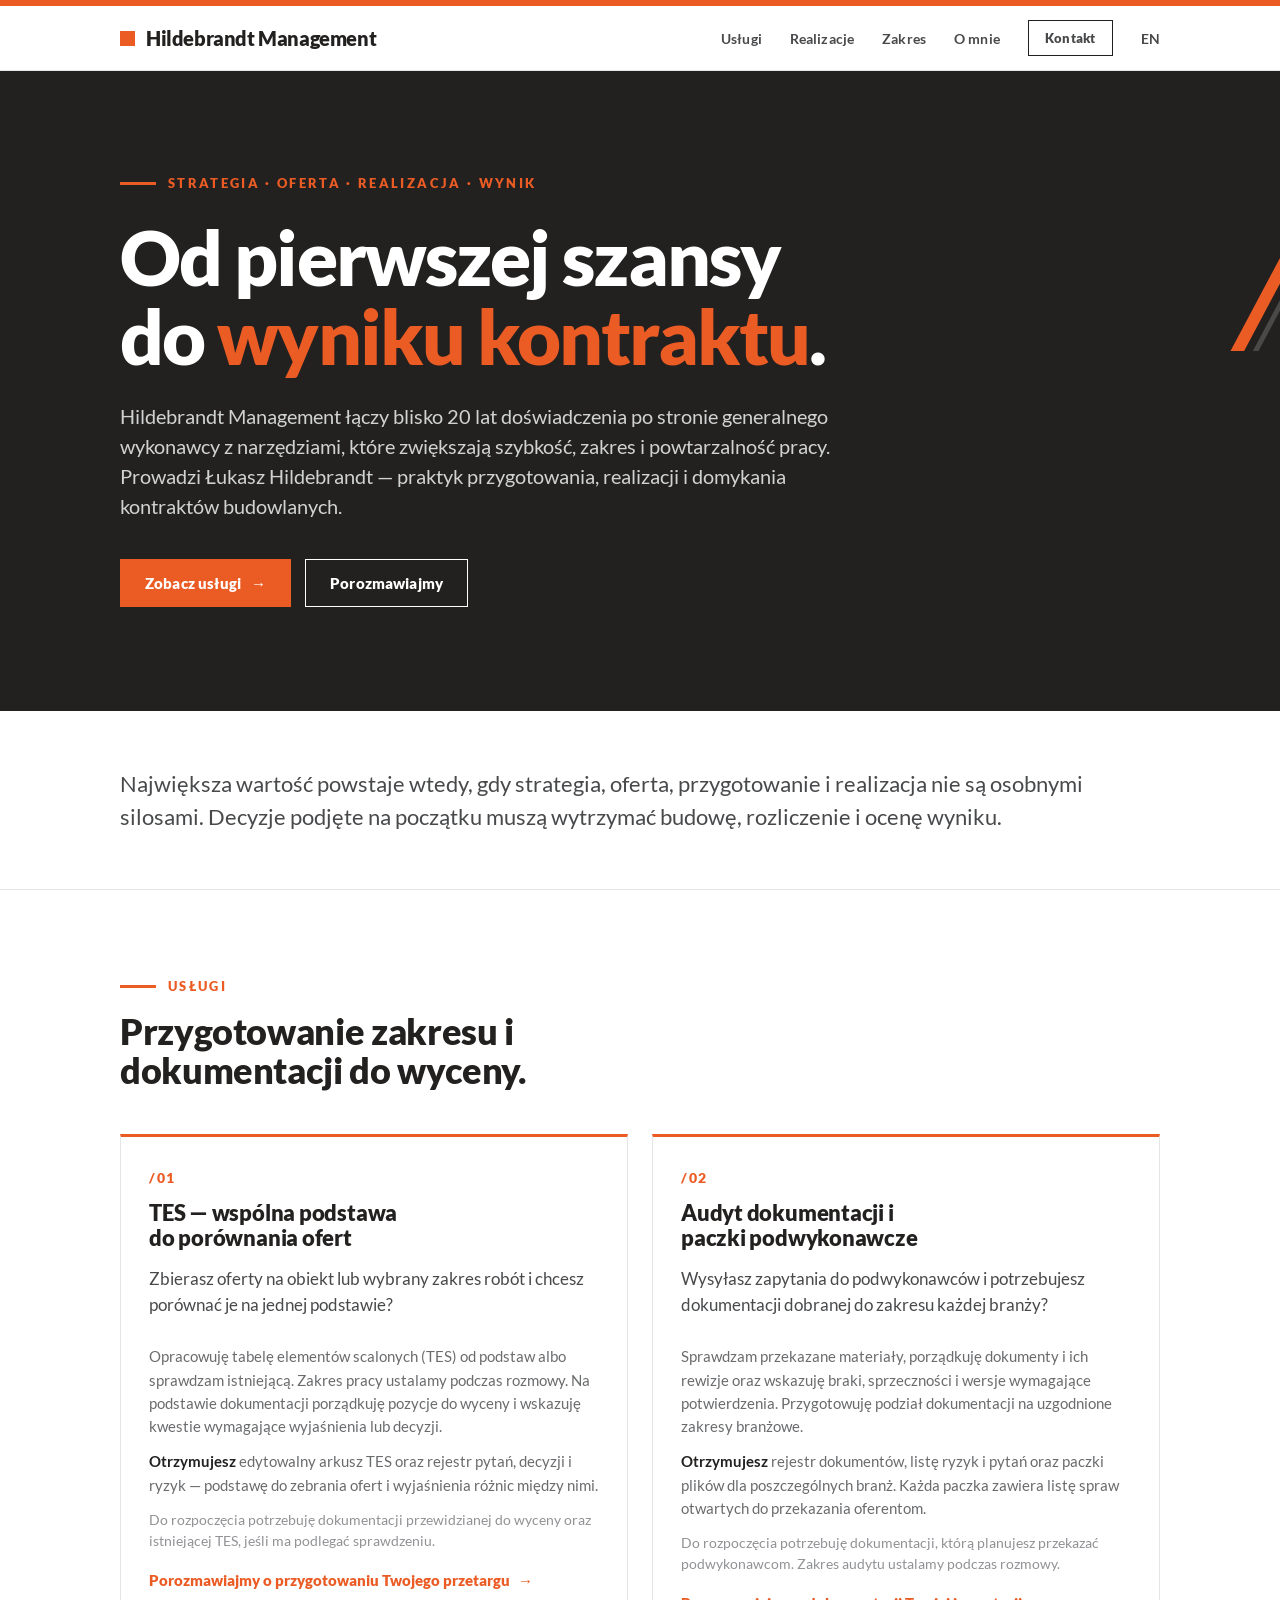
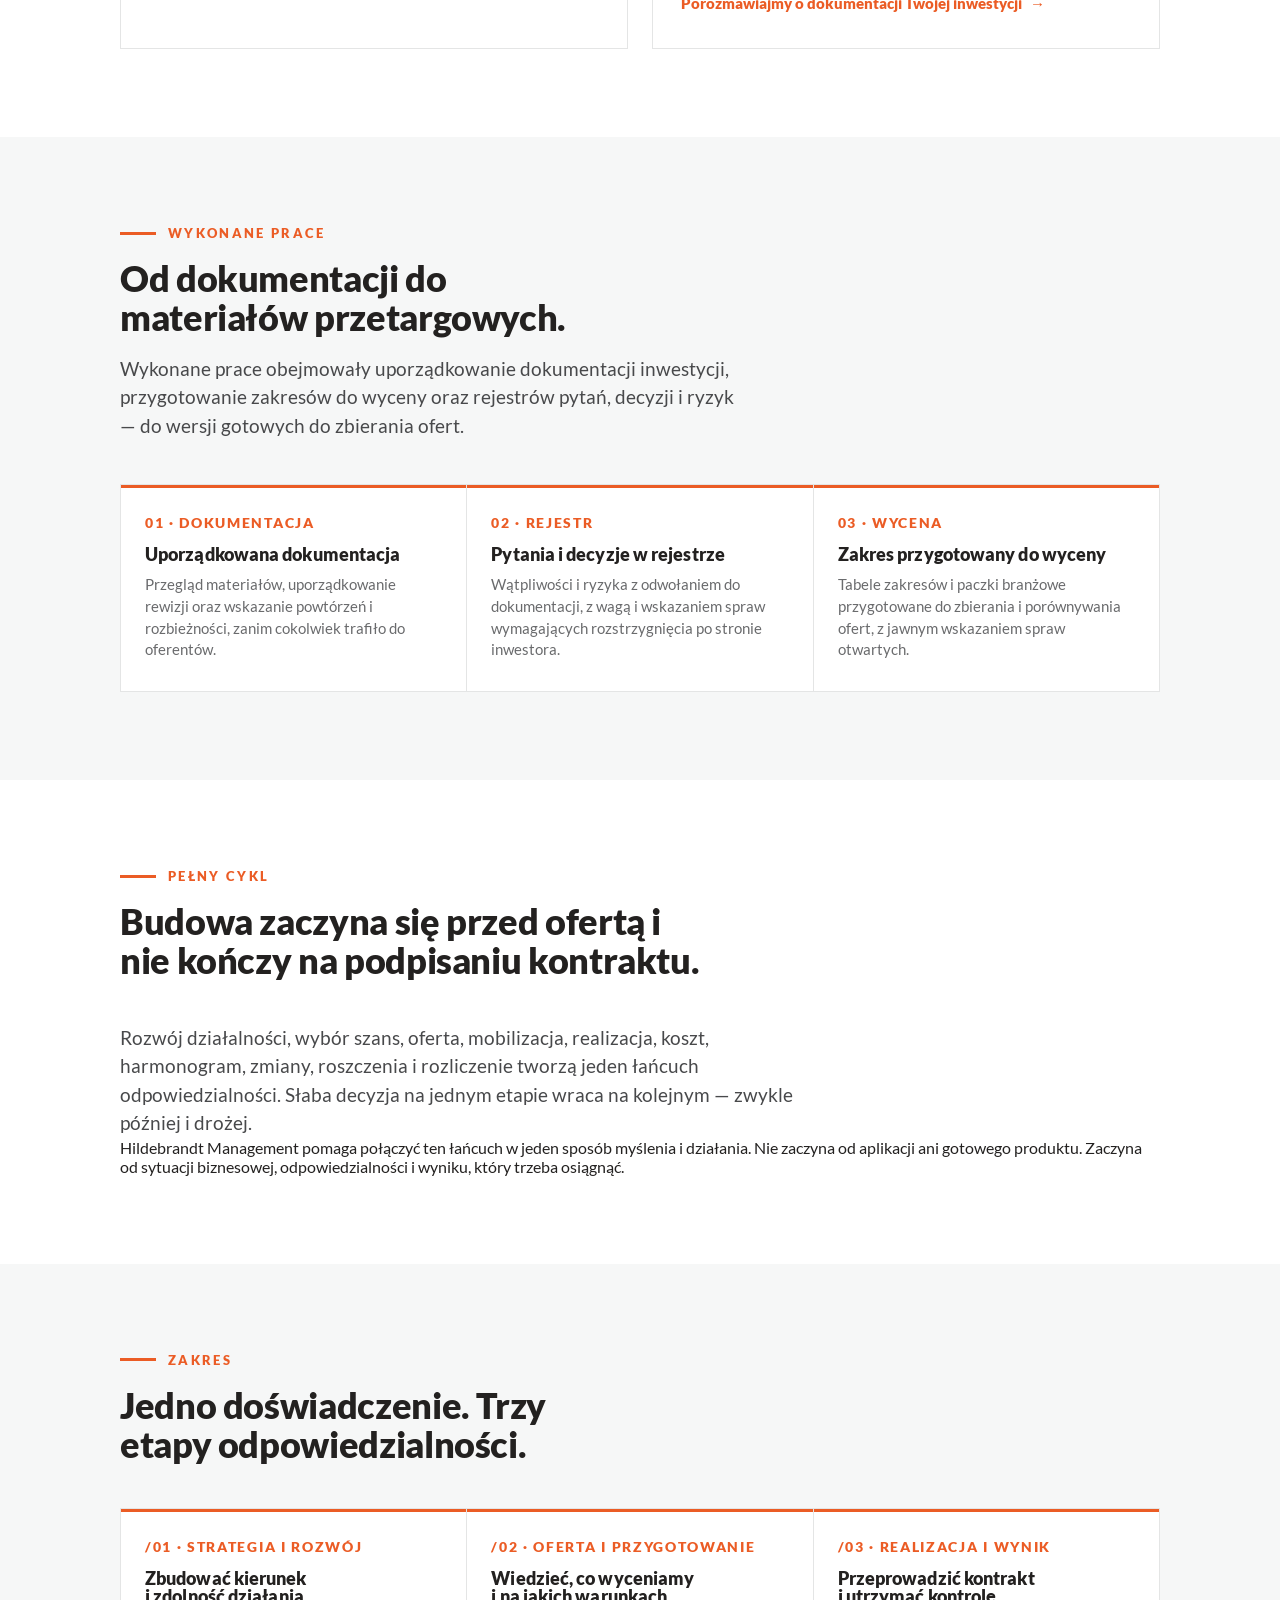
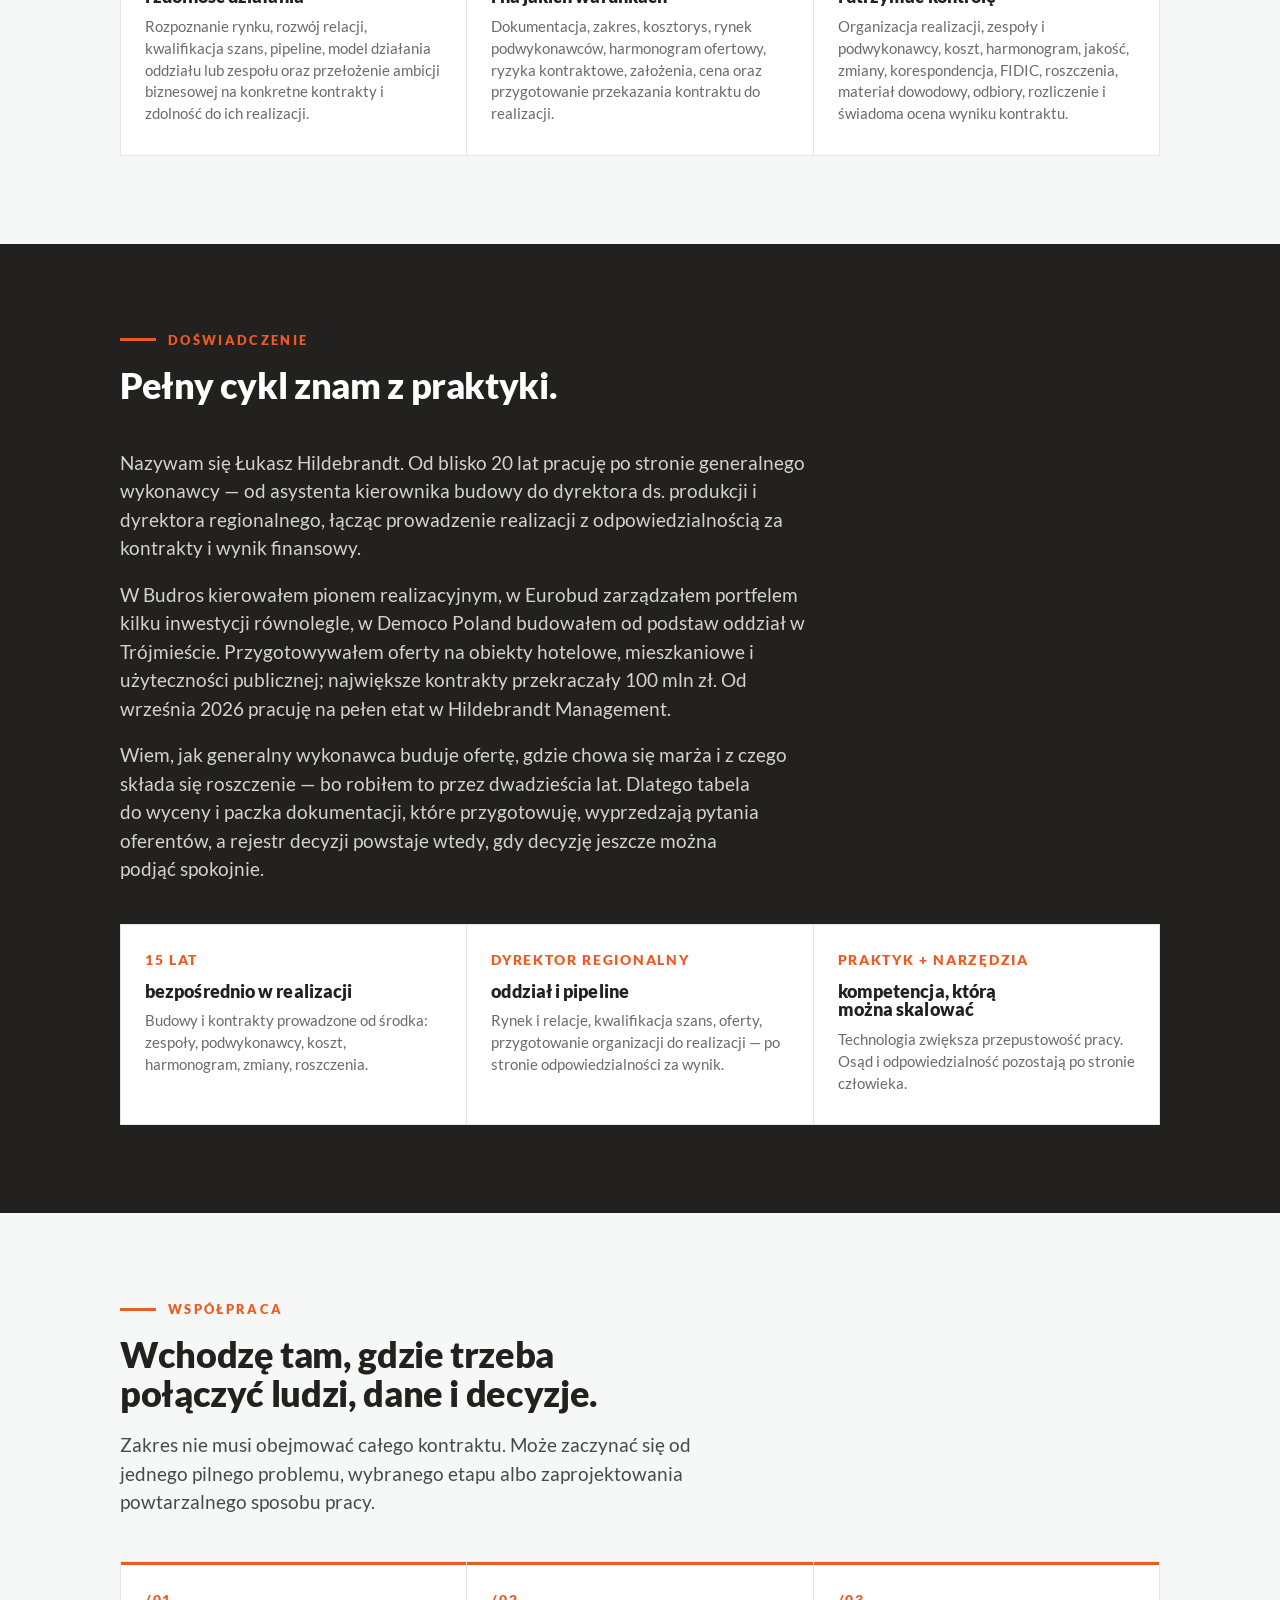
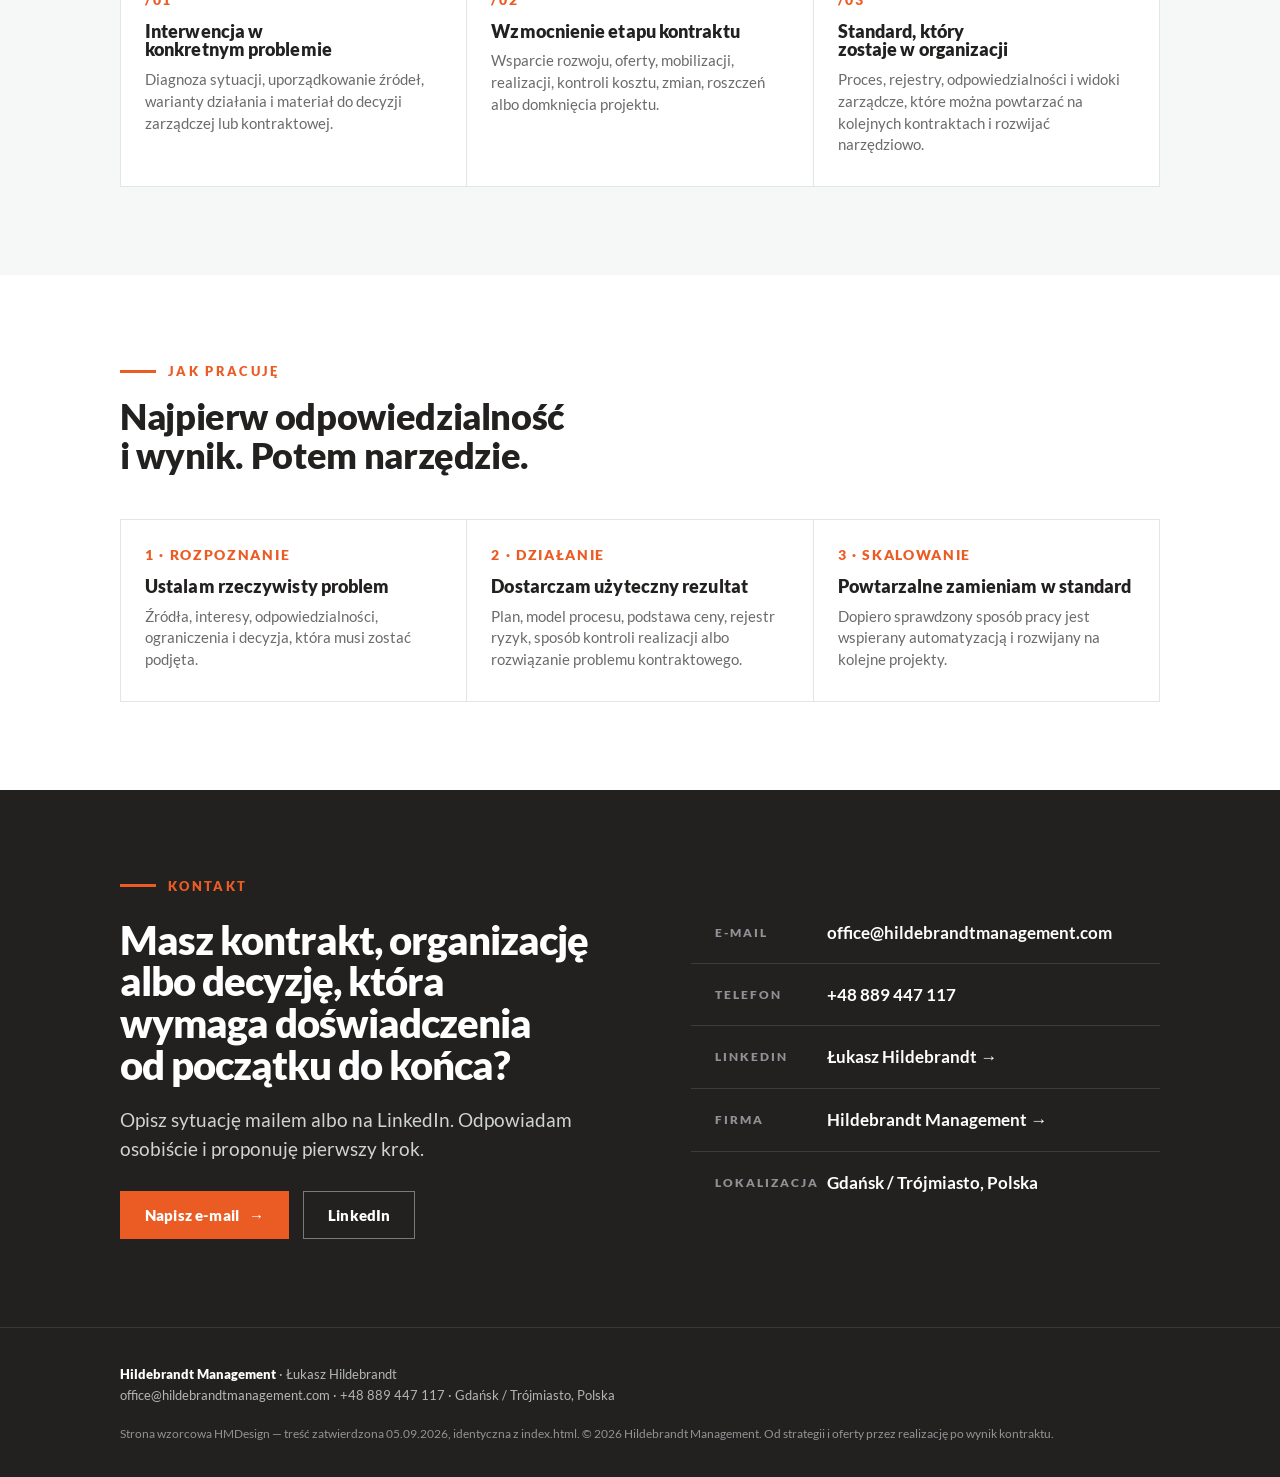
<file: pakiet-stylu/referencja/index.html>
<!DOCTYPE html>
<html lang="pl">
<head>
  <meta charset="utf-8">
  <meta name="viewport" content="width=device-width, initial-scale=1">
  <title>Strona wzorcowa HMDesign — wszystkie bloki (stan 05.09.2026)</title>
  <meta name="description" content="Hildebrandt Management łączy blisko 20 lat praktyki po stronie generalnego wykonawcy z narzędziami, które zwiększają szybkość i powtarzalność pracy. Od strategii i oferty przez realizację po wynik kontraktu.">
  <meta name="author" content="Łukasz Hildebrandt">
  <link rel="icon" href="data:image/svg+xml,%3Csvg xmlns='http://www.w3.org/2000/svg' viewBox='0 0 32 32'%3E%3Crect width='32' height='32' fill='%23eb5c25'/%3E%3C/svg%3E">
<link rel="stylesheet" href="hmdesign-web.css">
</head>
<body id="top">

  <header class="siteheader">
    <div class="topbar"></div>
    <div class="wrap">
      <nav class="nav" aria-label="Główna nawigacja">
        <a href="#top" class="wordmark" aria-label="Hildebrandt Management — strona główna">
          <span class="wsq" aria-hidden="true"></span><span translate="no" class="notranslate">Hildebrandt Management</span>
        </a>
        <input type="checkbox" class="nav__check" id="navCheck" aria-controls="navLinks" aria-label="Rozwiń menu">
        <label class="nav__toggle" for="navCheck"><span class="nav__bars" aria-hidden="true"></span><span>Menu</span></label>
        <div class="nav__links" id="navLinks">
          <a href="#uslugi">Usługi</a>
          <a href="#dowod">Realizacje</a>
          <a href="#obszary">Zakres</a>
          <a href="#o-mnie">O mnie</a>
          <a href="#kontakt" class="nav__cta">Kontakt</a>
          <a href="#" title="wzorzec: w produkcji /english/">EN</a>
        </div>
      </nav>
    </div>
  </header>

  
  <main id="main">
    <section class="hero" aria-labelledby="hero-title">
      <div class="hero__diag" aria-hidden="true"></div>
      <div class="wrap">
        <p class="eyebrow eyebrow--ondark">STRATEGIA · OFERTA · REALIZACJA · WYNIK</p>
        <h1 id="hero-title" style="margin-top:26px">Od pierwszej szansy do <span class="accent">wyniku kontraktu</span>.</h1>
        <p class="hero__sub"><span translate="no" class="notranslate">Hildebrandt Management</span> łączy blisko 20 lat doświadczenia po stronie generalnego wykonawcy z narzędziami, które zwiększają szybkość, zakres i powtarzalność pracy. Prowadzi Łukasz Hildebrandt — praktyk przygotowania, realizacji i domykania kontraktów budowlanych.</p>
        <div class="hero__actions">
          <a class="btn btn--primary" href="#uslugi">Zobacz usługi <span class="arw" aria-hidden="true">→</span></a>
          <a class="btn btn--ghost" href="#kontakt">Porozmawiajmy</a>
        </div>
      </div>
    </section>

    <section class="intro">
      <div class="wrap">
        <p>Największa wartość powstaje wtedy, gdy strategia, oferta, przygotowanie i realizacja nie są osobnymi silosami. Decyzje podjęte na początku muszą wytrzymać budowę, rozliczenie i ocenę wyniku.</p>
      </div>
    </section>

    <section class="section" id="uslugi" aria-labelledby="uslugi-title">
      <div class="wrap">
        <div class="shead">
          <p class="eyebrow">USŁUGI</p>
          <h2 class="h2" id="uslugi-title">Przygotowanie zakresu i dokumentacji do wyceny.</h2>
        </div>
        <div class="svc">
          <article class="scard" id="tes">
            <div class="scard__num">/01</div>
            <h3 class="scard__title">TES — wspólna podstawa do porównania ofert</h3>
            <p class="scard__q">Zbierasz oferty na obiekt lub wybrany zakres robót i chcesz porównać je na jednej podstawie?</p>
            <p>Opracowuję tabelę elementów scalonych (TES) od podstaw albo sprawdzam istniejącą. Zakres pracy ustalamy podczas rozmowy. Na podstawie dokumentacji porządkuję pozycje do wyceny i wskazuję kwestie wymagające wyjaśnienia lub decyzji.</p>
            <p><strong>Otrzymujesz</strong> edytowalny arkusz TES oraz rejestr pytań, decyzji i ryzyk — podstawę do zebrania ofert i wyjaśnienia różnic między nimi.</p>
            <p class="scard__need">Do rozpoczęcia potrzebuję dokumentacji przewidzianej do wyceny oraz istniejącej TES, jeśli ma podlegać sprawdzeniu.</p>
            <a class="scard__cta" href="#kontakt">Porozmawiajmy o przygotowaniu Twojego przetargu <span class="arw" aria-hidden="true">→</span></a>
          </article>
          <article class="scard" id="audyt-dokumentacji">
            <div class="scard__num">/02</div>
            <h3 class="scard__title">Audyt dokumentacji i paczki podwykonawcze</h3>
            <p class="scard__q">Wysyłasz zapytania do podwykonawców i potrzebujesz dokumentacji dobranej do zakresu każdej branży?</p>
            <p>Sprawdzam przekazane materiały, porządkuję dokumenty i ich rewizje oraz wskazuję braki, sprzeczności i wersje wymagające potwierdzenia. Przygotowuję podział dokumentacji na uzgodnione zakresy branżowe.</p>
            <p><strong>Otrzymujesz</strong> rejestr dokumentów, listę ryzyk i pytań oraz paczki plików dla poszczególnych branż. Każda paczka zawiera listę spraw otwartych do przekazania oferentom.</p>
            <p class="scard__need">Do rozpoczęcia potrzebuję dokumentacji, którą planujesz przekazać podwykonawcom. Zakres audytu ustalamy podczas rozmowy.</p>
            <a class="scard__cta" href="#kontakt">Porozmawiajmy o dokumentacji Twojej inwestycji <span class="arw" aria-hidden="true">→</span></a>
          </article>
        </div>
      </div>
    </section>

    <section class="section section--grey" id="dowod" aria-labelledby="dowod-title">
      <div class="wrap">
        <div class="shead">
          <p class="eyebrow">WYKONANE PRACE</p>
          <h2 class="h2" id="dowod-title">Od dokumentacji do materiałów przetargowych.</h2>
          <p class="lead">Wykonane prace obejmowały uporządkowanie dokumentacji inwestycji, przygotowanie zakresów do wyceny oraz rejestrów pytań, decyzji i ryzyk — do wersji gotowych do zbierania ofert.</p>
        </div>
        <div class="grid grid-3">
          <article class="card card--bar">
            <div class="card__num">01 · DOKUMENTACJA</div>
            <h3 class="card__title">Uporządkowana dokumentacja</h3>
            <p class="card__text">Przegląd materiałów, uporządkowanie rewizji oraz wskazanie powtórzeń i rozbieżności, zanim cokolwiek trafiło do oferentów.</p>
          </article>
          <article class="card card--bar">
            <div class="card__num">02 · REJESTR</div>
            <h3 class="card__title">Pytania i decyzje w rejestrze</h3>
            <p class="card__text">Wątpliwości i ryzyka z odwołaniem do dokumentacji, z wagą i wskazaniem spraw wymagających rozstrzygnięcia po stronie inwestora.</p>
          </article>
          <article class="card card--bar">
            <div class="card__num">03 · WYCENA</div>
            <h3 class="card__title">Zakres przygotowany do wyceny</h3>
            <p class="card__text">Tabele zakresów i paczki branżowe przygotowane do zbierania i porównywania ofert, z jawnym wskazaniem spraw otwartych.</p>
          </article>
        </div>
      </div>
    </section>

    <section class="section" id="dlaczego" aria-labelledby="dlaczego-title">
      <div class="wrap">
        <div class="shead">
          <p class="eyebrow">PEŁNY CYKL</p>
          <h2 class="h2" id="dlaczego-title">Budowa zaczyna się przed ofertą i nie kończy na podpisaniu kontraktu.</h2>
        </div>
        <p class="lead">Rozwój działalności, wybór szans, oferta, mobilizacja, realizacja, koszt, harmonogram, zmiany, roszczenia i rozliczenie tworzą jeden łańcuch odpowiedzialności. Słaba decyzja na jednym etapie wraca na kolejnym — zwykle później i drożej.</p>
        <p>Hildebrandt Management pomaga połączyć ten łańcuch w jeden sposób myślenia i działania. Nie zaczyna od aplikacji ani gotowego produktu. Zaczyna od sytuacji biznesowej, odpowiedzialności i wyniku, który trzeba osiągnąć.</p>
      </div>
    </section>

    <section class="section section--grey" id="obszary" aria-labelledby="obszary-title">
      <div class="wrap">
        <div class="shead">
          <p class="eyebrow">ZAKRES</p>
          <h2 class="h2" id="obszary-title">Jedno doświadczenie. Trzy etapy odpowiedzialności.</h2>
        </div>
        <div class="grid grid-3">
          <article class="card card--bar">
            <div class="card__num">/01 · STRATEGIA I ROZWÓJ</div>
            <h3 class="card__title">Zbudować kierunek i zdolność działania</h3>
            <p class="card__text">Rozpoznanie rynku, rozwój relacji, kwalifikacja szans, pipeline, model działania oddziału lub zespołu oraz przełożenie ambicji biznesowej na konkretne kontrakty i zdolność do ich realizacji.</p>
          </article>
          <article class="card card--bar">
            <div class="card__num">/02 · OFERTA I PRZYGOTOWANIE</div>
            <h3 class="card__title">Wiedzieć, co wyceniamy i na jakich warunkach</h3>
            <p class="card__text">Dokumentacja, zakres, kosztorys, rynek podwykonawców, harmonogram ofertowy, ryzyka kontraktowe, założenia, cena oraz przygotowanie przekazania kontraktu do realizacji.</p>
          </article>
          <article class="card card--bar">
            <div class="card__num">/03 · REALIZACJA I WYNIK</div>
            <h3 class="card__title">Przeprowadzić kontrakt i utrzymać kontrolę</h3>
            <p class="card__text">Organizacja realizacji, zespoły i podwykonawcy, koszt, harmonogram, jakość, zmiany, korespondencja, FIDIC, roszczenia, materiał dowodowy, odbiory, rozliczenie i świadoma ocena wyniku kontraktu.</p>
          </article>
        </div>
      </div>
    </section>

    <section class="section section--dark" id="o-mnie" aria-labelledby="o-mnie-title">
      <div class="wrap">
        <div class="shead">
          <p class="eyebrow eyebrow--ondark">DOŚWIADCZENIE</p>
          <h2 class="h2" id="o-mnie-title">Pełny cykl znam z praktyki.</h2>
        </div>
        <p class="lead">Nazywam się Łukasz Hildebrandt. Od blisko 20 lat pracuję po stronie generalnego wykonawcy — od asystenta kierownika budowy do dyrektora ds. produkcji i dyrektora regionalnego, łącząc prowadzenie realizacji z odpowiedzialnością za kontrakty i wynik finansowy.</p>
        <p class="lead" style="margin-top:18px">W Budros kierowałem pionem realizacyjnym, w Eurobud zarządzałem portfelem kilku inwestycji równolegle, w Democo Poland budowałem od podstaw oddział w Trójmieście. Przygotowywałem oferty na obiekty hotelowe, mieszkaniowe i użyteczności publicznej; największe kontrakty przekraczały 100 mln zł. Od września 2026 pracuję na pełen etat w Hildebrandt Management.</p>
        <p class="lead" style="margin-top:18px">Wiem, jak generalny wykonawca buduje ofertę, gdzie chowa się marża i z czego składa się roszczenie — bo robiłem to przez dwadzieścia lat. Dlatego tabela do wyceny i paczka dokumentacji, które przygotowuję, wyprzedzają pytania oferentów, a rejestr decyzji powstaje wtedy, gdy decyzję jeszcze można podjąć spokojnie.</p>
        <div class="grid grid-3" style="margin-top:40px">
          <article class="card"><div class="card__num">15 LAT</div><h3 class="card__title">bezpośrednio w realizacji</h3><p class="card__text">Budowy i kontrakty prowadzone od środka: zespoły, podwykonawcy, koszt, harmonogram, zmiany, roszczenia.</p></article>
          <article class="card"><div class="card__num">DYREKTOR REGIONALNY</div><h3 class="card__title">oddział i pipeline</h3><p class="card__text">Rynek i relacje, kwalifikacja szans, oferty, przygotowanie organizacji do realizacji — po stronie odpowiedzialności za wynik.</p></article>
          <article class="card"><div class="card__num">PRAKTYK + NARZĘDZIA</div><h3 class="card__title">kompetencja, którą można skalować</h3><p class="card__text">Technologia zwiększa przepustowość pracy. Osąd i odpowiedzialność pozostają po stronie człowieka.</p></article>
        </div>
      </div>
    </section>

    <section class="section section--grey" id="oferta" aria-labelledby="oferta-title">
      <div class="wrap">
        <div class="shead">
          <p class="eyebrow">WSPÓŁPRACA</p>
          <h2 class="h2" id="oferta-title">Wchodzę tam, gdzie trzeba połączyć ludzi, dane i decyzje.</h2>
          <p class="lead">Zakres nie musi obejmować całego kontraktu. Może zaczynać się od jednego pilnego problemu, wybranego etapu albo zaprojektowania powtarzalnego sposobu pracy.</p>
        </div>
        <div class="grid grid-3">
          <article class="card card--bar"><div class="card__num">/01</div><h3 class="card__title">Interwencja w konkretnym problemie</h3><p class="card__text">Diagnoza sytuacji, uporządkowanie źródeł, warianty działania i materiał do decyzji zarządczej lub kontraktowej.</p></article>
          <article class="card card--bar"><div class="card__num">/02</div><h3 class="card__title">Wzmocnienie etapu kontraktu</h3><p class="card__text">Wsparcie rozwoju, oferty, mobilizacji, realizacji, kontroli kosztu, zmian, roszczeń albo domknięcia projektu.</p></article>
          <article class="card card--bar"><div class="card__num">/03</div><h3 class="card__title">Standard, który zostaje w organizacji</h3><p class="card__text">Proces, rejestry, odpowiedzialności i widoki zarządcze, które można powtarzać na kolejnych kontraktach i rozwijać narzędziowo.</p></article>
        </div>
      </div>
    </section>

    <section class="section" id="perspektywa" aria-labelledby="perspektywa-title">
      <div class="wrap">
        <div class="shead">
          <p class="eyebrow">JAK PRACUJĘ</p>
          <h2 class="h2" id="perspektywa-title">Najpierw odpowiedzialność i wynik. Potem narzędzie.</h2>
        </div>
        <div class="grid grid-3">
          <article class="card"><div class="card__num">1 · ROZPOZNANIE</div><h3 class="card__title">Ustalam rzeczywisty problem</h3><p class="card__text">Źródła, interesy, odpowiedzialności, ograniczenia i decyzja, która musi zostać podjęta.</p></article>
          <article class="card"><div class="card__num">2 · DZIAŁANIE</div><h3 class="card__title">Dostarczam użyteczny rezultat</h3><p class="card__text">Plan, model procesu, podstawa ceny, rejestr ryzyk, sposób kontroli realizacji albo rozwiązanie problemu kontraktowego.</p></article>
          <article class="card"><div class="card__num">3 · SKALOWANIE</div><h3 class="card__title">Powtarzalne zamieniam w standard</h3><p class="card__text">Dopiero sprawdzony sposób pracy jest wspierany automatyzacją i rozwijany na kolejne projekty.</p></article>
        </div>
      </div>
    </section>

    <section class="section section--dark contact" id="kontakt" aria-labelledby="kontakt-title">
      <div class="wrap">
        <p class="eyebrow eyebrow--ondark">KONTAKT</p>
        <div class="contact__grid">
          <div>
            <h2 id="kontakt-title" style="margin-top:18px">Masz kontrakt, organizację albo decyzję, która wymaga doświadczenia od początku do końca?</h2>
            <p class="lead">Opisz sytuację mailem albo na LinkedIn. Odpowiadam osobiście i proponuję pierwszy krok.</p>
            <div class="contact__actions">
              <a class="btn btn--primary" href="mailto:office@hildebrandtmanagement.com">Napisz e-mail <span class="arw" aria-hidden="true">→</span></a>
              <a class="btn btn--ghost-dark" href="https://www.linkedin.com/in/lukasz-hildebrandt/">LinkedIn</a>
            </div>
          </div>
          <div>
            <div class="crow"><span class="crow__k">E-MAIL</span><span class="crow__v"><a href="mailto:office@hildebrandtmanagement.com">office@hildebrandtmanagement.com</a></span></div>
            <div class="crow"><span class="crow__k">TELEFON</span><span class="crow__v"><a href="tel:+48889447117">+48 889 447 117</a></span></div>
            <div class="crow"><span class="crow__k">LINKEDIN</span><span class="crow__v"><a href="https://www.linkedin.com/in/lukasz-hildebrandt/">Łukasz Hildebrandt →</a></span></div>
            <div class="crow"><span class="crow__k">FIRMA</span><span class="crow__v"><a href="https://www.linkedin.com/company/110000786/">Hildebrandt Management →</a></span></div>
            <div class="crow"><span class="crow__k">LOKALIZACJA</span><span class="crow__v">Gdańsk / Trójmiasto, Polska</span></div>
          </div>
        </div>
      </div>
    </section>
  </main>

  <footer class="footer">
    <div class="wrap">
      <div class="fmeta"><b translate="no" class="notranslate">Hildebrandt Management</b> · Łukasz Hildebrandt<br><a href="mailto:office@hildebrandtmanagement.com">office@hildebrandtmanagement.com</a> · <a href="tel:+48889447117">+48 889 447 117</a> · Gdańsk / Trójmiasto, Polska</div>
      <div class="fcopy">Strona wzorcowa HMDesign — treść zatwierdzona 05.09.2026, identyczna z index.html. © 2026 <span translate="no" class="notranslate">Hildebrandt Management</span>. Od strategii i oferty przez realizację po wynik kontraktu.</div>
    </div>
  </footer>


  <script>
  /* Ulepszenie: zamyka menu mobilne po wyborze odnośnika. Bez JS menu działa przez checkbox. */
  (function(){var c=document.getElementById('navCheck'),l=document.getElementById('navLinks');
  if(c&&l){l.addEventListener('click',function(e){if(e.target.tagName==='A'){c.checked=false;}});}})();
  </script>

</body>
</html>
</file>
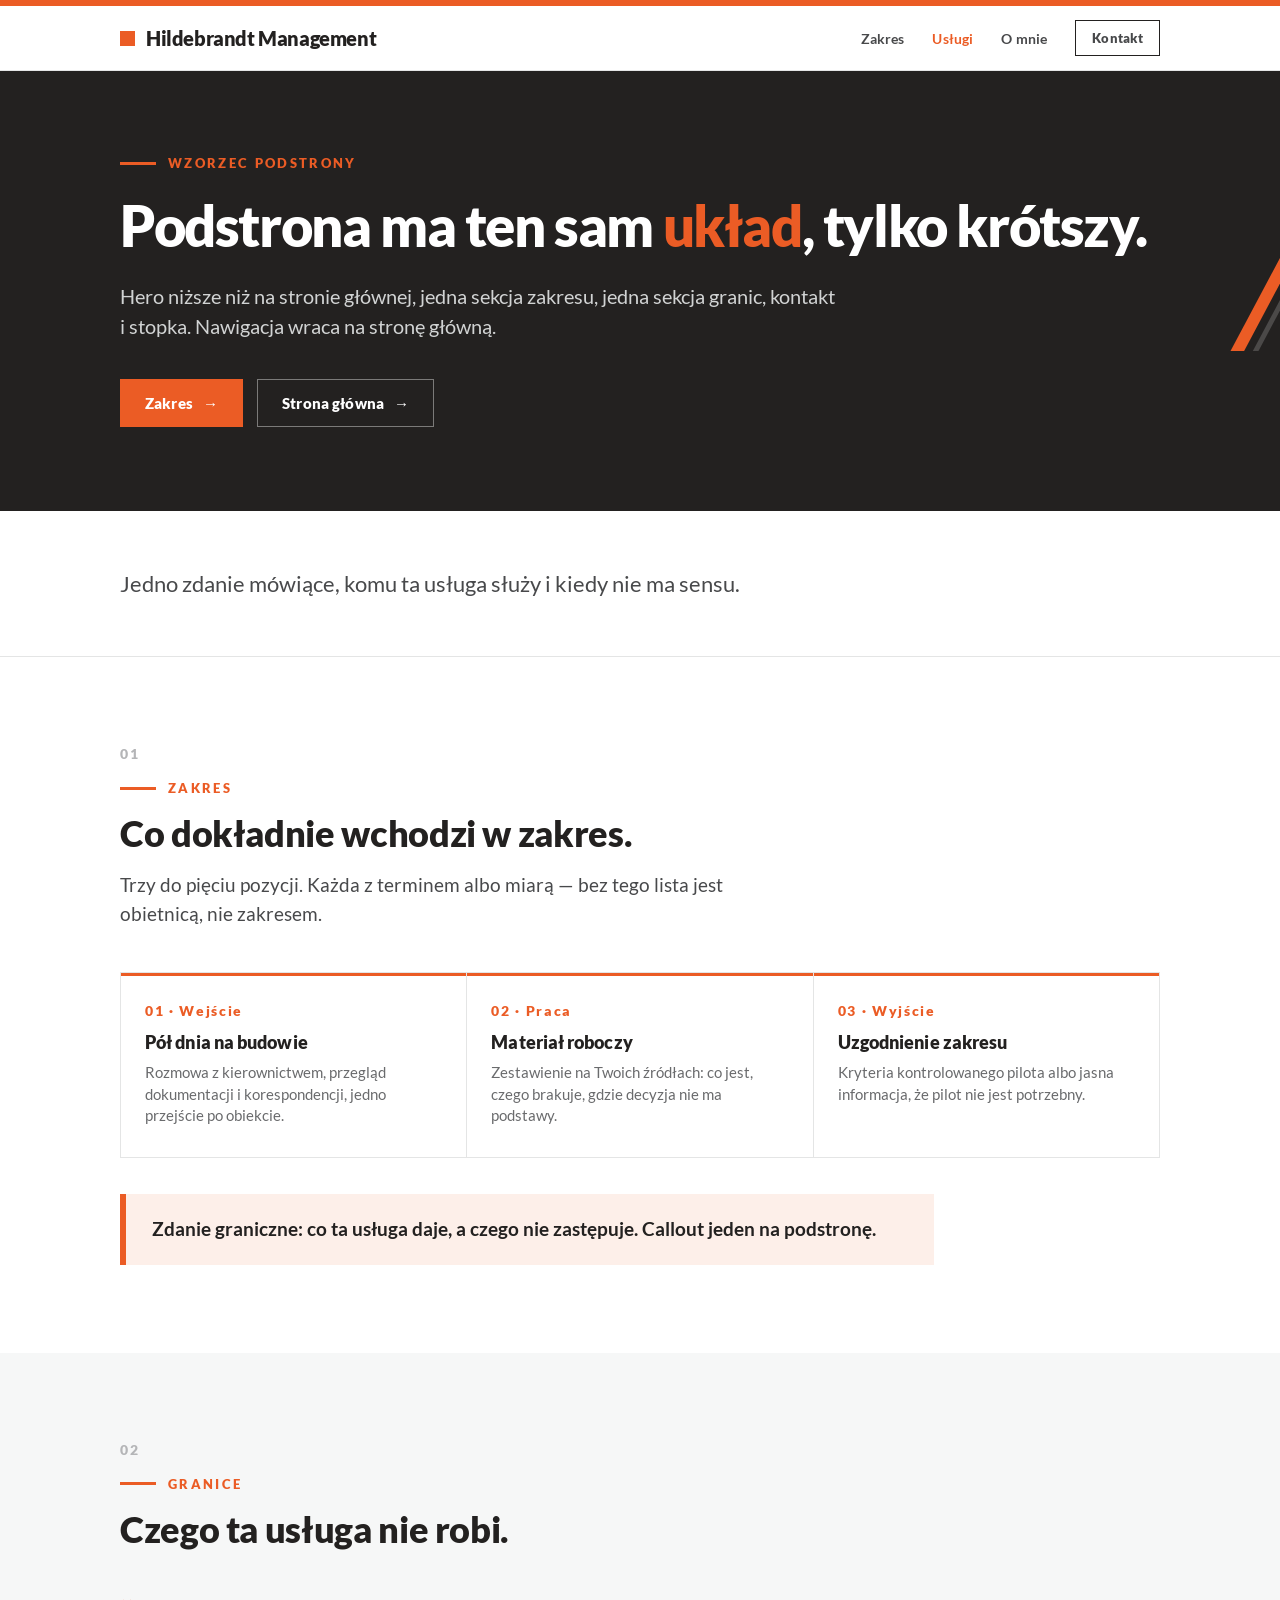
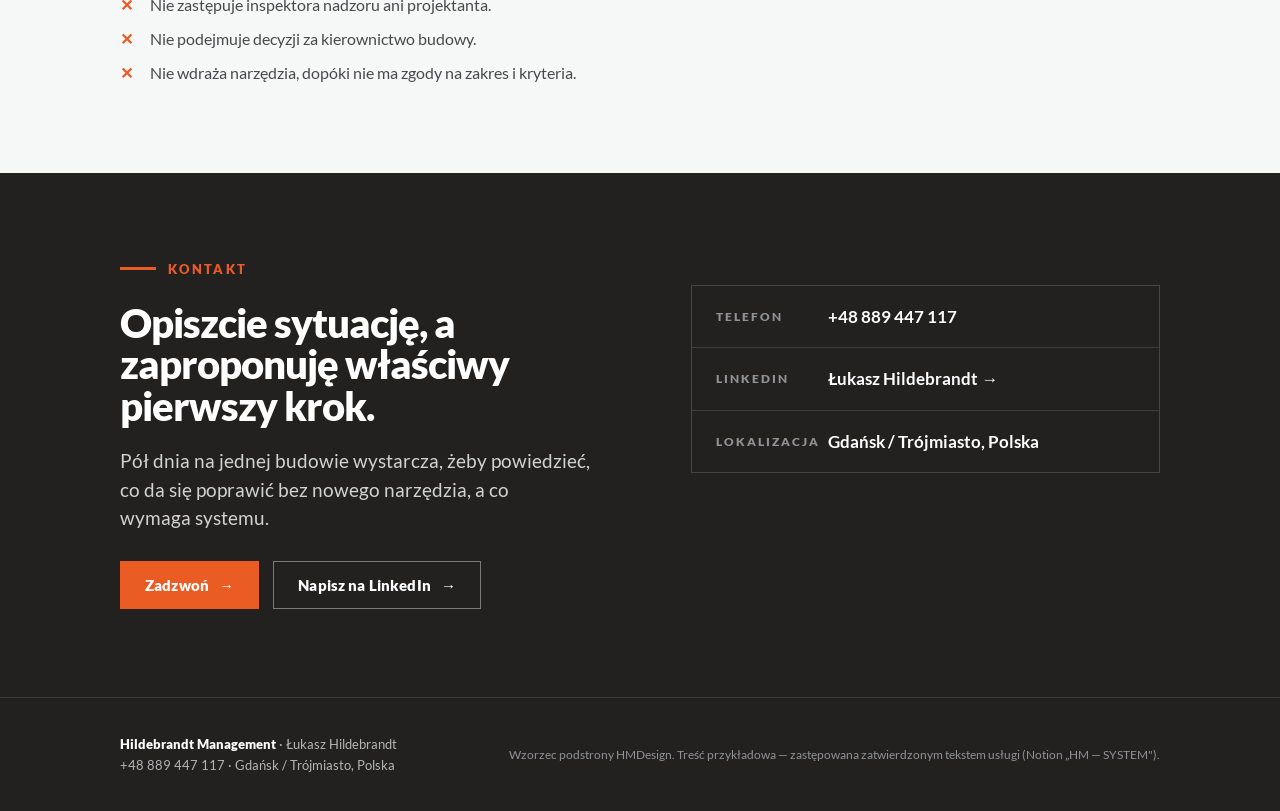
<file: pakiet-stylu/referencja/uslugi-tes.html>
<!DOCTYPE html>
<html lang="pl">
<head>
<meta charset="utf-8">
<meta name="viewport" content="width=device-width, initial-scale=1">
<title>Wzorzec podstrony — HMDesign</title>
<meta name="description" content="Wzorzec podstrony usługi w systemie HMDesign: ten sam układ, mniej bloków.">
<link rel="icon" href="data:image/svg+xml,%3Csvg xmlns='http://www.w3.org/2000/svg' viewBox='0 0 32 32'%3E%3Crect width='32' height='32' fill='%23eb5c25'/%3E%3C/svg%3E">
<link rel="stylesheet" href="hmdesign-web.css">
</head>
<body>

<header class="siteheader">
  <div class="topbar"></div>
  <div class="wrap">
    <nav class="nav" aria-label="Główna nawigacja">
      <a href="index.html" class="wordmark" aria-label="Hildebrandt Management — strona główna">
        <span class="wsq" aria-hidden="true"></span><span translate="no" class="notranslate">Hildebrandt Management</span>
      </a>
      <div class="nav__links">
        <a href="index.html#zakres">Zakres</a>
        <a href="uslugi-tes.html" style="color:var(--hm-accent)">Usługi</a>
        <a href="index.html#o-mnie">O mnie</a>
        <a href="index.html#kontakt" class="nav__cta">Kontakt</a>
      </div>
    </nav>
  </div>
</header>

<main id="main">
  <section class="hero" aria-labelledby="hero-title">
    <div class="hero__diag" aria-hidden="true"></div>
    <div class="wrap" style="padding-top:84px;padding-bottom:84px">
      <p class="eyebrow eyebrow--ondark">Wzorzec podstrony</p>
      <h1 id="hero-title" style="margin-top:26px;font-size:clamp(34px,4.6vw,56px)">Podstrona ma ten sam <span class="accent">układ</span>, tylko krótszy.</h1>
      <p class="hero__sub">Hero niższe niż na stronie głównej, jedna sekcja zakresu, jedna sekcja granic, kontakt i stopka. Nawigacja wraca na stronę główną.</p>
      <div class="hero__actions">
        <a class="btn btn--primary" href="#zakres">Zakres <span class="arw" aria-hidden="true">→</span></a>
        <a class="btn btn--ghost-dark" href="index.html">Strona główna <span class="arw" aria-hidden="true">→</span></a>
      </div>
    </div>
  </section>

  <section class="intro">
    <div class="wrap">
      <p>Jedno zdanie mówiące, komu ta usługa służy i kiedy nie ma sensu.</p>
    </div>
  </section>

  <section class="section" id="zakres" aria-labelledby="zakres-title">
    <div class="wrap">
      <div class="shead">
        <p class="snum">01</p>
        <p class="eyebrow">Zakres</p>
        <h2 class="h2" id="zakres-title">Co dokładnie wchodzi w zakres.</h2>
        <p class="lead">Trzy do pięciu pozycji. Każda z terminem albo miarą — bez tego lista jest obietnicą, nie zakresem.</p>
      </div>
      <div class="grid grid-3">
        <div class="card card--bar">
          <p class="card__num">01 · Wejście</p>
          <h3 class="card__title">Pół dnia na budowie</h3>
          <p class="card__text">Rozmowa z kierownictwem, przegląd dokumentacji i korespondencji, jedno przejście po obiekcie.</p>
        </div>
        <div class="card card--bar">
          <p class="card__num">02 · Praca</p>
          <h3 class="card__title">Materiał roboczy</h3>
          <p class="card__text">Zestawienie na Twoich źródłach: co jest, czego brakuje, gdzie decyzja nie ma podstawy.</p>
        </div>
        <div class="card card--bar">
          <p class="card__num">03 · Wyjście</p>
          <h3 class="card__title">Uzgodnienie zakresu</h3>
          <p class="card__text">Kryteria kontrolowanego pilota albo jasna informacja, że pilot nie jest potrzebny.</p>
        </div>
      </div>
      <p class="callout">Zdanie graniczne: co ta usługa daje, a czego nie zastępuje. Callout jeden na podstronę.</p>
    </div>
  </section>

  <section class="section section--grey" id="granice" aria-labelledby="granice-title">
    <div class="wrap">
      <div class="shead">
        <p class="snum">02</p>
        <p class="eyebrow">Granice</p>
        <h2 class="h2" id="granice-title">Czego ta usługa nie robi.</h2>
      </div>
      <ul class="alist alist--x">
        <li>Nie zastępuje inspektora nadzoru ani projektanta.</li>
        <li>Nie podejmuje decyzji za kierownictwo budowy.</li>
        <li>Nie wdraża narzędzia, dopóki nie ma zgody na zakres i kryteria.</li>
      </ul>
    </div>
  </section>
</main>

<section class="section section--dark contact" id="kontakt" aria-labelledby="kontakt-title">
  <div class="wrap">
    <p class="eyebrow eyebrow--ondark">Kontakt</p>
    <div class="contact__grid">
      <div>
        <h2 id="kontakt-title" style="margin-top:18px">Opiszcie sytuację, a zaproponuję właściwy pierwszy krok.</h2>
        <p class="lead">Pół dnia na jednej budowie wystarcza, żeby powiedzieć, co da się poprawić bez nowego narzędzia, a co wymaga systemu.</p>
        <div class="contact__actions">
          <a class="btn btn--primary" href="tel:+48889447117">Zadzwoń <span class="arw" aria-hidden="true">→</span></a>
          <a class="btn btn--ghost-dark" href="https://www.linkedin.com/in/lukasz-hildebrandt/">Napisz na LinkedIn <span class="arw" aria-hidden="true">→</span></a>
        </div>
      </div>
      <div class="cbox">
        <div class="crow"><span class="crow__k">Telefon</span><span class="crow__v"><a href="tel:+48889447117">+48 889 447 117</a></span></div>
        <div class="crow"><span class="crow__k">LinkedIn</span><span class="crow__v"><a href="https://www.linkedin.com/in/lukasz-hildebrandt/">Łukasz Hildebrandt →</a></span></div>
        <div class="crow"><span class="crow__k">Lokalizacja</span><span class="crow__v">Gdańsk / Trójmiasto, Polska</span></div>
      </div>
    </div>
  </div>
</section>

<footer class="footer">
  <div class="wrap">
    <div class="fmeta"><b translate="no" class="notranslate">Hildebrandt Management</b> · Łukasz Hildebrandt<br><a href="tel:+48889447117">+48 889 447 117</a> · Gdańsk / Trójmiasto, Polska</div>
    <div class="fcopy">Wzorzec podstrony HMDesign. Treść przykładowa — zastępowana zatwierdzonym tekstem usługi (Notion „HM — SYSTEM").</div>
  </div>
</footer>
</body>
</html>
</file>
<file: pakiet-stylu/referencja/hmdesign-web.css>
/* HMDesign — warstwa webowa. Klasy przeniesione 1:1 z hildebrandtmanagement.com.
   Nowa strona = nowa treść w tych klasach. Nie dokładamy nowych reguł. */

@import url("../tokens/colors.css");
@import url("../tokens/typography.css");
@import url("../tokens/spacing.css");
@import url("../tokens/fonts.css");

*{margin:0;padding:0;box-sizing:border-box}
html{scroll-behavior:smooth}
body{
  font-family:var(--hm-font);
  color:var(--hm-black);
  background:var(--hm-white);
  -webkit-font-smoothing:antialiased;
  text-rendering:optimizeLegibility;
}
::selection{background:var(--hm-orange);color:#fff}
a{color:inherit;text-decoration:none;transition:color .15s ease}
a:hover{color:var(--hm-accent)}
:focus-visible{outline:2px solid var(--hm-accent);outline-offset:2px}
img{max-width:100%;display:block}
section{scroll-margin-top:72px}

/* ---- layout ---- */
.wrap{max-width:1120px;margin:0 auto;padding:0 40px}
.section{padding:88px 0}
.section--grey{background:var(--hm-grey-100)}
.section--dark{background:var(--hm-black);color:#fff}

/* ---- brand mark ---- */
.sq{display:inline-block;width:.66em;height:.66em;background:var(--hm-accent);flex:0 0 auto}
.wordmark{display:inline-flex;align-items:center;gap:11px;font-weight:900;font-size:20px;letter-spacing:-.02em;line-height:1;white-space:nowrap}
.wordmark .wsq{width:15px;height:15px;background:var(--hm-orange)}
.wordmark--rev{color:#fff}

/* ---- eyebrow ---- */
.eyebrow{display:flex;align-items:center;gap:12px;font-size:13px;font-weight:800;letter-spacing:.18em;text-transform:uppercase;color:var(--hm-accent)}
.eyebrow::before{content:"";width:36px;height:3px;background:var(--hm-accent);flex:0 0 auto}
.eyebrow--ondark{color:var(--hm-orange)}

/* ---- headings / text ---- */
h1,h2,h3{font-weight:900;letter-spacing:-.025em;line-height:1.04;text-wrap:balance}
.h2{font-size:36px;letter-spacing:-.01em;line-height:1.08;text-wrap:balance}
.lead{font-size:19px;line-height:1.5;color:var(--hm-grey-700);max-width:64ch;text-wrap:pretty}
.section--dark .lead{color:var(--hm-grey-300)}
.body{font-size:16px;line-height:1.55;color:var(--hm-grey-700);max-width:66ch;text-wrap:pretty}
.body + .body{margin-top:16px}
.body strong{color:var(--hm-black);font-weight:700}
.kicker{font-size:13px;font-weight:800;letter-spacing:.16em;text-transform:uppercase;color:var(--hm-grey-500)}

/* ---- header ---- */
.topbar{height:6px;background:var(--hm-accent)}
.siteheader{position:sticky;top:0;z-index:50;background:rgba(255,255,255,.94);backdrop-filter:blur(6px);border-bottom:1px solid var(--hm-hairline)}
.siteheader .topbar{position:static}
.nav{display:flex;align-items:center;justify-content:space-between;height:64px}
.nav__links{display:flex;align-items:center;gap:28px;font-size:14px;font-weight:700;letter-spacing:.01em}
.nav__links a{color:var(--hm-grey-700)}
.nav__cta{border:1px solid var(--hm-black);padding:9px 16px;font-weight:800;font-size:13px;letter-spacing:.02em;color:var(--hm-black)}
.nav__cta:hover{background:var(--hm-accent);border-color:var(--hm-accent);color:#fff}

/* ---- buttons ---- */
.btn{display:inline-flex;align-items:center;gap:10px;font-weight:800;font-size:15px;letter-spacing:.01em;padding:14px 24px;border:1px solid transparent}
.btn--primary{background:var(--hm-accent);color:#fff}
.btn--primary:hover{background:var(--hm-orange-deep);color:#fff}
.btn--ghost{border-color:currentColor}
.btn--ghost-dark{border-color:rgba(255,255,255,.4);color:#fff}
.btn--ghost-dark:hover{border-color:var(--hm-orange);color:var(--hm-orange)}
.btn .arw{color:currentColor;font-weight:900}

/* ---- hero ---- */
.hero{position:relative;background:var(--hm-black);color:#fff;overflow:hidden}
.hero .wrap{padding-top:104px;padding-bottom:104px;position:relative;z-index:2}
.hero h1{font-size:clamp(38px,6vw,76px);color:#fff}
.hero h1 .accent{color:var(--hm-orange)}
.hero__sub{margin-top:26px;font-size:20px;line-height:1.5;color:var(--hm-grey-300);max-width:60ch;text-wrap:pretty}
.hero__actions{margin-top:38px;display:flex;flex-wrap:wrap;gap:14px}
.hero__diag{position:absolute;top:0;right:0;width:280px;height:280px;overflow:hidden;pointer-events:none;z-index:1}
.hero__diag::before,.hero__diag::after{content:"";position:absolute;transform:rotate(-62deg);transform-origin:right}
.hero__diag::before{width:400px;height:12px;background:var(--hm-orange);top:32px;right:-86px}
.hero__diag::after{width:400px;height:5px;background:rgba(255,255,255,.18);top:70px;right:-86px}

/* ---- intro strip ---- */
.intro{border-bottom:1px solid var(--hm-hairline)}
.intro .wrap{padding-top:56px;padding-bottom:56px}
.intro p{font-size:22px;line-height:1.5;font-weight:400;color:var(--hm-grey-700);max-width:80ch;text-wrap:pretty}

/* ---- section head ---- */
.shead{display:flex;flex-direction:column;gap:18px;margin-bottom:44px;max-width:70ch}
.snum{font-size:14px;font-weight:800;letter-spacing:.16em;color:var(--hm-grey-400)}

/* ---- grids / cards ---- */
.grid{display:grid;gap:1px;background:var(--hm-hairline);border:1px solid var(--hm-hairline)}
.grid-3{grid-template-columns:repeat(3,1fr)}
.grid-5{grid-template-columns:repeat(5,1fr)}
.card{background:var(--hm-white);padding:26px 24px 30px}
.card__num{font-size:14px;font-weight:800;letter-spacing:.12em;color:var(--hm-accent);margin-bottom:14px}
.card__title{font-size:18px;font-weight:800;letter-spacing:.005em;margin-bottom:10px;color:var(--hm-black);text-wrap:balance}
.card__text{font-size:14.5px;line-height:1.5;color:var(--hm-grey-600)}
.card--bar{border-top:3px solid var(--hm-accent)}

/* offer cards */
.offer{display:grid;grid-template-columns:repeat(3,1fr);gap:20px}
.offer .ocard{border:1px solid var(--hm-hairline);border-top:3px solid var(--hm-accent);padding:28px 26px 32px;background:#fff;display:flex;flex-direction:column}
.ocard__k{font-size:14px;font-weight:800;letter-spacing:.12em;color:var(--hm-accent);margin-bottom:12px}
.ocard__t{font-size:20px;font-weight:900;letter-spacing:-.01em;margin-bottom:12px}
.ocard__d{font-size:15px;line-height:1.55;color:var(--hm-grey-600)}

/* principles */
.princ{display:grid;grid-template-columns:repeat(3,1fr);gap:1px;background:var(--hm-hairline);border:1px solid var(--hm-hairline);margin-top:40px}
.pcell{background:#fff;padding:28px 26px}
.pcell__k{font-size:13px;font-weight:800;letter-spacing:.16em;color:var(--hm-accent);margin-bottom:12px}
.pcell__t{font-size:16px;line-height:1.5;color:var(--hm-grey-700)}

/* callout */
.callout{background:var(--hm-peach);border-left:6px solid var(--hm-accent);padding:22px 26px;font-weight:700;font-size:19px;line-height:1.4;color:var(--hm-black);max-width:74ch;margin-top:36px}

/* arrow list */
.alist{display:grid;gap:10px;margin-top:24px;max-width:70ch}
.alist > li{display:grid;grid-template-columns:20px 1fr;gap:10px;list-style:none;font-size:16px;line-height:1.5;color:var(--hm-grey-700)}
.alist > li::before{content:"→";color:var(--hm-accent);font-weight:900}
.alist--x > li::before{content:"✕"}
.section--dark .alist > li{color:var(--hm-grey-300)}

/* about */
.about{display:grid;grid-template-columns:1fr 1.25fr;gap:56px;align-items:start}
.about__mark{border:1px solid var(--hm-hairline);border-top:3px solid var(--hm-accent);padding:34px 30px;background:#fff;color:var(--hm-black)}
/* jasna powierzchnia w sekcji ciemnej odzyskuje atrament — inaczej biały tekst na bieli */
.section--dark .about__mark,.section--dark .card,.section--dark .ocard,.section--dark .pcell{color:var(--hm-black)}
.about__mark .big{display:flex;align-items:center;gap:14px;font-weight:900;font-size:26px;letter-spacing:-.02em}
.about__mark .big .wsq{width:22px;height:22px;background:var(--hm-orange);flex:0 0 auto}
.about__mark .role{margin-top:18px;font-size:14px;line-height:1.5;color:var(--hm-grey-600)}
.about__mark .tags{margin-top:20px;display:flex;flex-wrap:wrap;gap:8px}
.tag{border:1px solid var(--hm-accent);color:var(--hm-accent);font-size:12px;font-weight:800;letter-spacing:.06em;padding:5px 10px;text-transform:uppercase}

/* contact */
.contact__grid{display:grid;grid-template-columns:1.1fr 1fr;gap:56px;align-items:start;margin-top:8px}
.contact h2{color:#fff;font-size:40px}
.contact .lead{margin-top:20px}
.cbox{border:1px solid rgba(255,255,255,.16);padding:0}
.crow{display:flex;align-items:center;gap:16px;padding:20px 24px;border-bottom:1px solid rgba(255,255,255,.12)}
.crow:last-child{border-bottom:none}
.crow__k{font-size:12px;font-weight:800;letter-spacing:.16em;text-transform:uppercase;color:var(--hm-grey-500);width:96px;flex:0 0 auto}
.crow__v{font-size:17px;font-weight:700;color:#fff;min-width:0;overflow-wrap:anywhere}
.crow__v a:hover{color:var(--hm-orange)}
.contact__actions{margin-top:28px;display:flex;flex-wrap:wrap;gap:14px}

/* footer */
.footer{background:var(--hm-black);color:var(--hm-grey-400);border-top:1px solid rgba(255,255,255,.1)}
.footer .wrap{padding-top:36px;padding-bottom:36px;display:flex;flex-wrap:wrap;gap:20px 40px;align-items:center;justify-content:space-between}
.footer .fmeta{font-size:13px;line-height:1.6;color:var(--hm-grey-400)}
.footer .fmeta b{color:#fff;font-weight:800}
.footer a:hover{color:var(--hm-orange)}
.footer .fcopy{font-size:12px;color:var(--hm-grey-500)}

@media (max-width:900px){
  .wrap{padding:0 24px}
  .section{padding:64px 0}
  .grid-5{grid-template-columns:repeat(2,1fr)}
  .grid-3,.offer,.princ,.about,.contact__grid{grid-template-columns:1fr}
  .nav__links{display:none}
  .about{gap:32px}
}
@media (max-width:560px){
  .grid-5{grid-template-columns:1fr}
  .hero__diag{width:180px;height:180px}
}

/* ===== Bloki dodane 05.09.2026 (Claude Cowork) ===== */
/* karta uslugi */
.svc{display:grid;grid-template-columns:repeat(2,minmax(0,1fr));gap:24px}
.scard{background:var(--hm-white);border:1px solid var(--hm-hairline);border-top:3px solid var(--hm-accent);padding:32px 28px 36px;display:flex;flex-direction:column}
.scard__num{font-size:14px;font-weight:800;letter-spacing:.12em;color:var(--hm-accent);margin-bottom:14px}
.scard__title{font-size:22px;font-weight:900;letter-spacing:-.01em;line-height:1.15;color:var(--hm-black);margin-bottom:16px;text-wrap:balance}
.scard .scard__q{font-size:17px;line-height:1.5;color:var(--hm-grey-700);margin-bottom:16px}
.scard p{font-size:15px;line-height:1.55;color:var(--hm-grey-600)}
.scard p + p{margin-top:12px}
.scard p strong{color:var(--hm-black);font-weight:700}
.scard .scard__need{font-size:14px;line-height:1.5;color:var(--hm-grey-500);margin-top:12px}
.scard__cta{margin-top:20px;font-size:15px;font-weight:800;color:var(--hm-accent);display:inline-flex;align-items:center;gap:8px}
.scard__cta:hover{color:var(--hm-orange-deep)}
/* liczba dowodu */
.proof__num{font-size:34px;font-weight:900;letter-spacing:-.02em;color:var(--hm-accent);line-height:1;margin-bottom:12px}
/* menu mobilne bez JS */
.nav__check{position:absolute;opacity:0;width:1px;height:1px;overflow:hidden;pointer-events:none}
.nav__toggle{display:none;align-items:center;gap:10px;border:1px solid var(--hm-black);padding:9px 14px;font-size:13px;font-weight:800;letter-spacing:.02em;color:var(--hm-black);cursor:pointer;user-select:none}
.nav__check:focus-visible + .nav__toggle,.nav__links a:focus-visible{outline:3px solid var(--hm-accent);outline-offset:2px}
.nav__bars{width:16px;height:2px;background:currentColor;position:relative;display:block}
.nav__bars::before,.nav__bars::after{content:"";position:absolute;left:0;width:16px;height:2px;background:currentColor}
.nav__bars::before{top:-5px}.nav__bars::after{top:5px}
@media (max-width:900px){
  .svc{grid-template-columns:1fr}
  .nav{position:relative;flex-wrap:wrap;height:auto;min-height:64px}
  .crow{flex-direction:column;align-items:flex-start;gap:6px;padding:16px 0}
  .crow__k{width:auto}
  .crow__v{min-width:0;overflow-wrap:anywhere;font-size:16px}
  .nav__toggle{display:inline-flex}
  .nav__links{display:none;width:100%;flex-direction:column;align-items:stretch;gap:0;border-top:1px solid var(--hm-hairline);padding:8px 0 16px}
  .nav__check:checked ~ .nav__links{display:flex}
  .nav__links a{padding:13px 2px;border-bottom:1px solid var(--hm-hairline);font-size:16px}
  .nav__links a:last-child{border-bottom:none}
  .nav__cta{text-align:center;margin-top:10px;padding:13px 16px}
}
</file>
